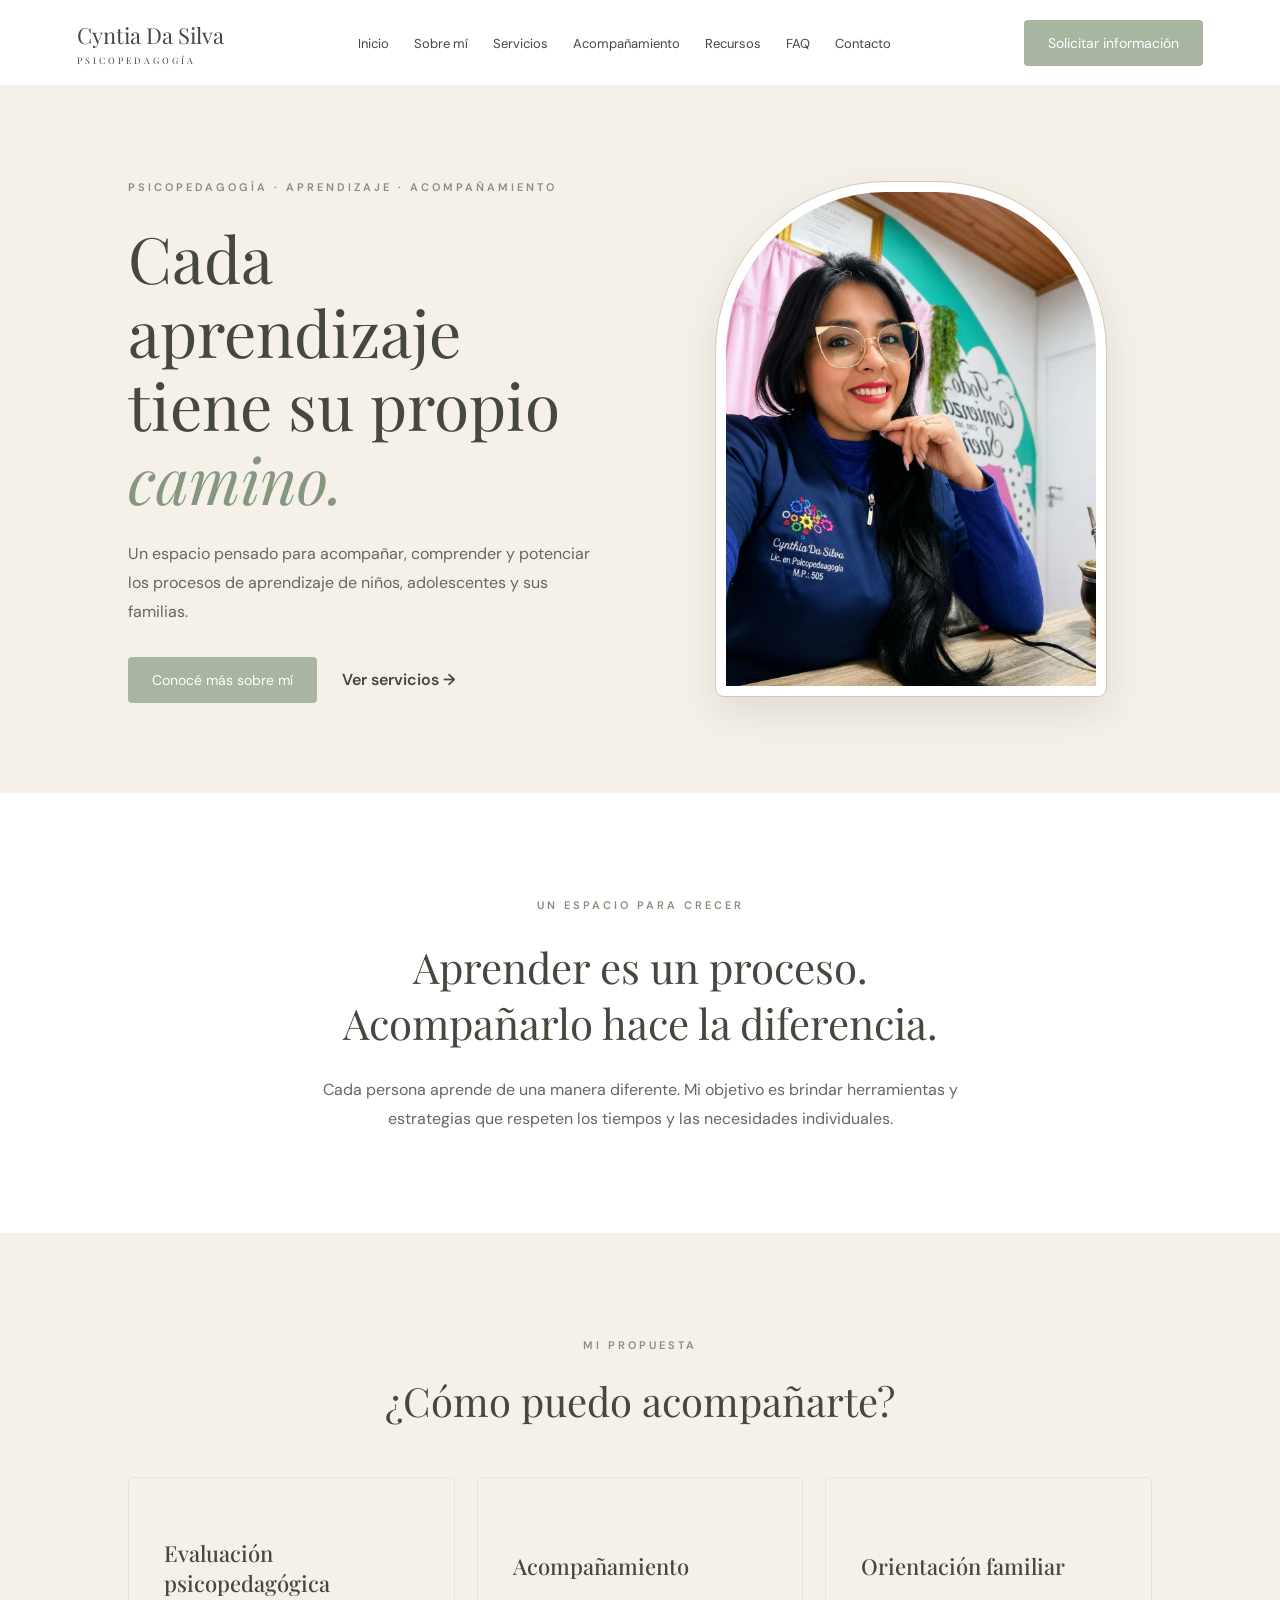
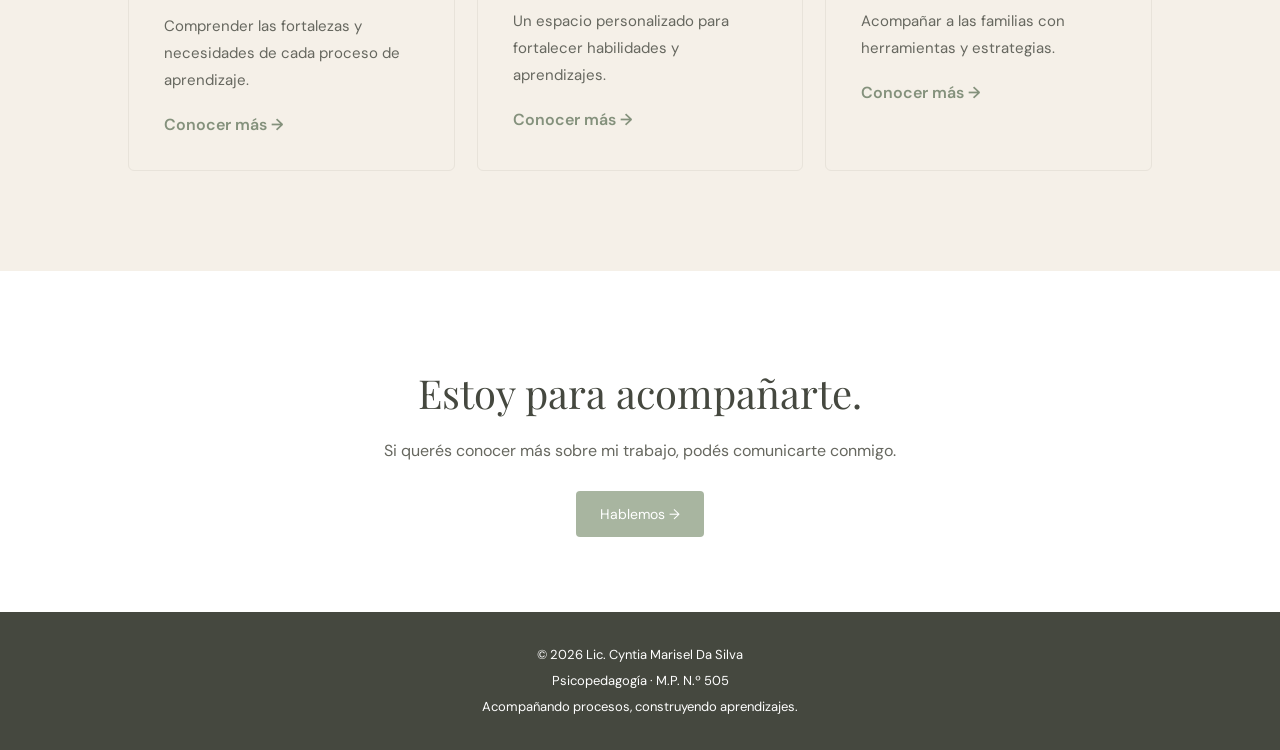
<file: index.html>
<!DOCTYPE html>
<html lang="es">

<head>
    <meta charset="UTF-8">
    <meta name="viewport" content="width=device-width, initial-scale=1.0">

    <title>Inicio | Psicopedagogía</title>

    <meta name="description" content="Acompañamiento psicopedagógico para niños, adolescentes y familias.">

    <link rel="stylesheet" href="css/styles.css">

    <link rel="preconnect" href="https://fonts.googleapis.com">
    <link rel="preconnect" href="https://fonts.gstatic.com" crossorigin>

    <link href="https://fonts.googleapis.com/css2?family=DM+Sans:wght@400;500;600;700&family=Playfair+Display:wght@400;500;600&display=swap" rel="stylesheet">
</head>

<body>

 <!-- ENCABEZADO -->
<header class="site-header">

    <a href="index.html" class="logo">
        Cyntia Da Silva
        <span>PSICOPEDAGOGÍA</span>
    </a>

    <nav class="site-nav">

        <button class="menu-toggle" id="menu-toggle"
                aria-label="Abrir menú"
                aria-expanded="false">
            <span></span>
            <span></span>
            <span></span>
        </button>

        <ul class="nav-links" id="nav-links">
            <li><a href="index.html">Inicio</a></li>
            <li><a href="sobre-mi.html">Sobre mí</a></li>
            <li><a href="servicios.html">Servicios</a></li>
            <li><a href="acompanamiento.html">Acompañamiento</a></li>
            <li><a href="recursos.html">Recursos</a></li>
            <li><a href="preguntas.html">FAQ</a></li>
            <li><a href="contacto.html">Contacto</a></li>
        </ul>

    </nav>

    <a href="contacto.html" class="nav-button">
        Solicitar información
    </a>

</header>


    <!-- PRESENTACIÓN PRINCIPAL -->
    <main>

        <section class="hero">

            <div class="hero-content">

                <span class="eyebrow">
                    PSICOPEDAGOGÍA · APRENDIZAJE · ACOMPAÑAMIENTO
                </span>

                <h1>
                    Cada aprendizaje
                    tiene su propio
                    <span>camino.</span>
                </h1>

                <p>
                    Un espacio pensado para acompañar,
                    comprender y potenciar los procesos
                    de aprendizaje de niños, adolescentes
                    y sus familias.
                </p>

                <div class="hero-buttons">

                    <a href="sobre-mi.html" class="primary-button">
                        Conocé más sobre mí
                    </a>

                    <a href="servicios.html" class="secondary-button">
                        Ver servicios →
                    </a>

                </div>

            </div>


            <div class="hero-image">

                <img src="img/psicopedagoga.jpeg"
                     alt="Psicopedagoga">

            </div>

        </section>


        <!-- FRASE INSTITUCIONAL -->
        <section class="intro">

            <span class="eyebrow">UN ESPACIO PARA CRECER</span>

            <h2>
                Aprender es un proceso.
                <br>
                Acompañarlo hace la diferencia.
            </h2>

            <p>
                Cada persona aprende de una manera diferente.
                Mi objetivo es brindar herramientas y estrategias
                que respeten los tiempos y las necesidades
                individuales.
            </p>

        </section>


        <!-- ACCESOS A SERVICIOS -->
        <section class="home-services">

            <span class="eyebrow">MI PROPUESTA</span>

            <h2>¿Cómo puedo acompañarte?</h2>

            <div class="service-grid">

                <article class="service-card">
                    <h3>Evaluación psicopedagógica</h3>
                    <p>
                        Comprender las fortalezas y necesidades
                        de cada proceso de aprendizaje.
                    </p>
                    <a href="servicios.html">Conocer más →</a>
                </article>

                <article class="service-card">
                    <h3>Acompañamiento</h3>
                    <p>
                        Un espacio personalizado para fortalecer
                        habilidades y aprendizajes.
                    </p>
                    <a href="acompanamiento.html">Conocer más →</a>
                </article>

                <article class="service-card">
                    <h3>Orientación familiar</h3>
                    <p>
                        Acompañar a las familias con herramientas
                        y estrategias.
                    </p>
                    <a href="servicios.html">Conocer más →</a>
                </article>

            </div>

        </section>


        <!-- CONTACTO -->
        <section class="home-contact">

            <h2>Estoy para acompañarte.</h2>

            <p>
                Si querés conocer más sobre mi trabajo,
                podés comunicarte conmigo.
            </p>

            <a href="contacto.html" class="primary-button">
                Hablemos →
            </a>

        </section>

    </main>


    <!-- PIE DE PÁGINA -->
    <footer class="footer">

        <p>
            © 2026 Lic. Cyntia Marisel Da Silva
        </p>

        <p>
            Psicopedagogía · M.P. N.º 505
        </p>

        <p>
            Acompañando procesos, construyendo aprendizajes.
        </p>

    </footer>


    <script src="js/main.js"></script>

</body>
</html>
</file>
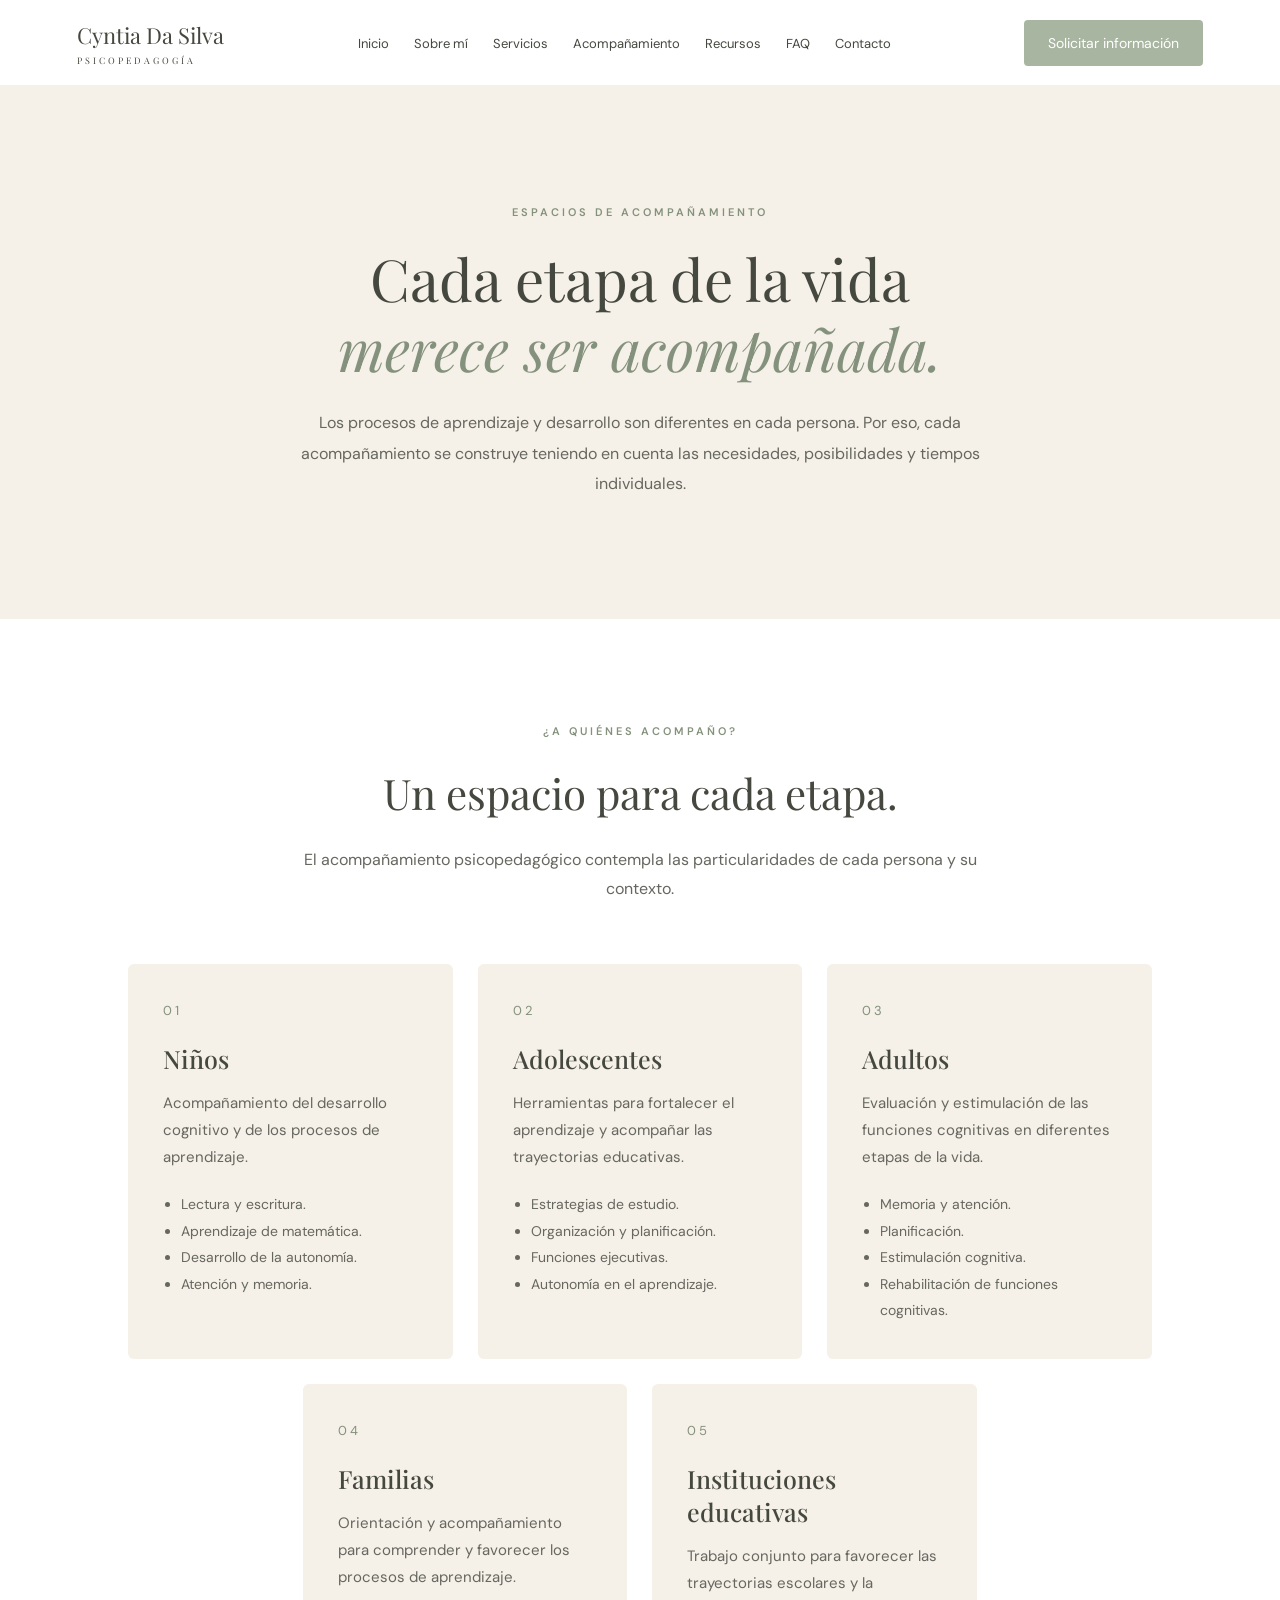
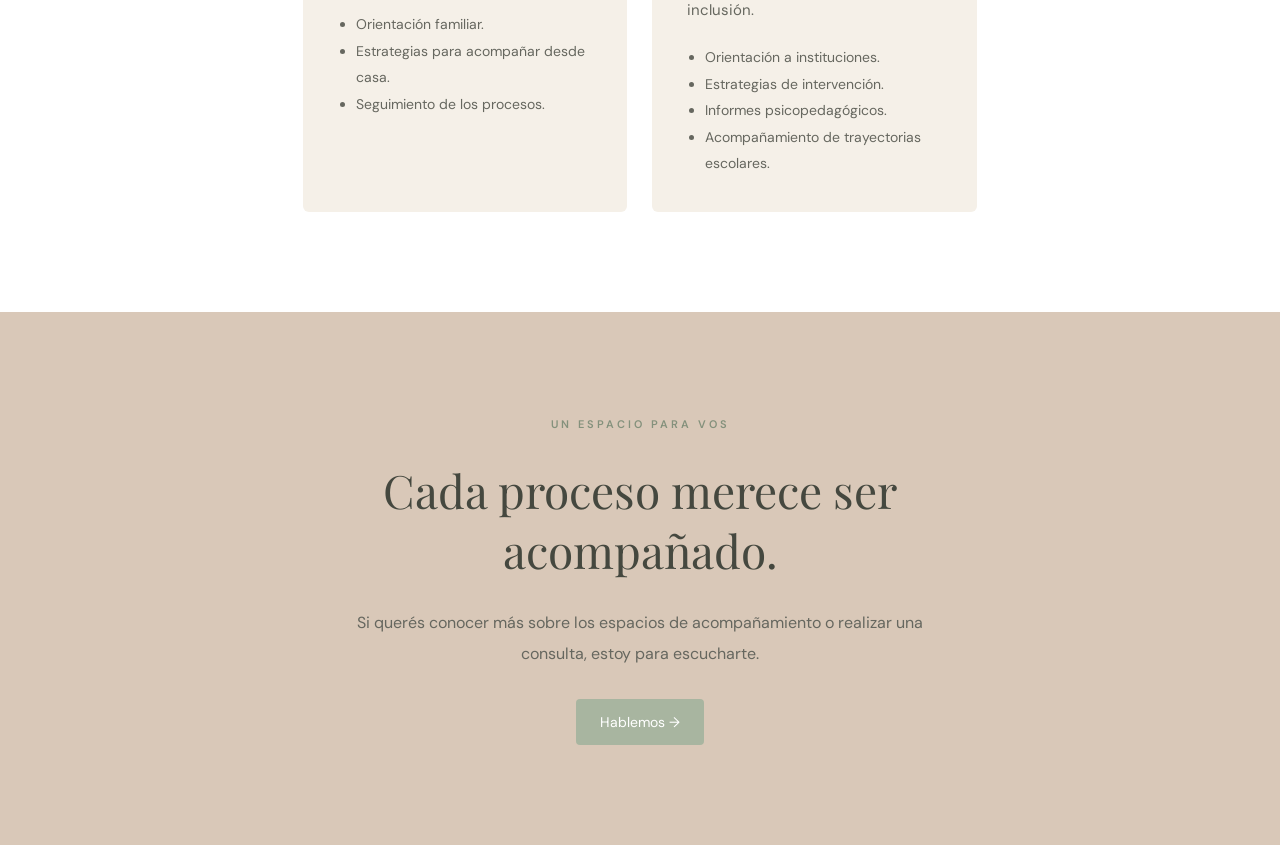
<file: acompanamiento.html>
<!DOCTYPE html>
<html lang="es">

<head>
    <meta charset="UTF-8">
    <meta name="viewport" content="width=device-width, initial-scale=1.0">

    <title>Acompañamiento | Lic. Cyntia Marisel Da Silva</title>

    <meta name="description" content="Espacios de acompañamiento psicopedagógico para niños, adolescentes, adultos, familias e instituciones educativas.">

    <link rel="stylesheet" href="css/styles.css">

    <link rel="preconnect" href="https://fonts.googleapis.com">
    <link rel="preconnect" href="https://fonts.gstatic.com" crossorigin>

    <link href="https://fonts.googleapis.com/css2?family=DM+Sans:wght@400;500;600;700&family=Playfair+Display:wght@400;500;600&display=swap" rel="stylesheet">

</head>

<body>

    <!-- NAVEGACIÓN -->

        <!-- ENCABEZADO -->
<header class="site-header">

    <a href="index.html" class="logo">
        Cyntia Da Silva
        <span>PSICOPEDAGOGÍA</span>
    </a>

    <nav class="site-nav">

        <button class="menu-toggle" id="menu-toggle"
                aria-label="Abrir menú"
                aria-expanded="false">
            <span></span>
            <span></span>
            <span></span>
        </button>

        <ul class="nav-links" id="nav-links">
            <li><a href="index.html">Inicio</a></li>
            <li><a href="sobre-mi.html">Sobre mí</a></li>
            <li><a href="servicios.html">Servicios</a></li>
            <li><a href="acompanamiento.html">Acompañamiento</a></li>
            <li><a href="recursos.html">Recursos</a></li>
            <li><a href="preguntas.html">FAQ</a></li>
            <li><a href="contacto.html">Contacto</a></li>
        </ul>

    </nav>

    <a href="contacto.html" class="nav-button">
        Solicitar información
    </a>

</header>


    <main>

        <!-- PRESENTACIÓN -->

        <section class="accompaniment-hero">

            <span class="eyebrow">
                ESPACIOS DE ACOMPAÑAMIENTO
            </span>

            <h1>
                Cada etapa de la vida
                <span>merece ser acompañada.</span>
            </h1>

            <p>
                Los procesos de aprendizaje y desarrollo
                son diferentes en cada persona. Por eso,
                cada acompañamiento se construye teniendo
                en cuenta las necesidades, posibilidades
                y tiempos individuales.
            </p>

        </section>


    <!-- ESPACIOS DE ACOMPAÑAMIENTO -->

    <section class="accompaniment-list">

        <div class="section-heading">
            <span class="eyebrow">¿A QUIÉNES ACOMPAÑO?</span>
            <h2>Un espacio para cada etapa.</h2>
            <p>
                El acompañamiento psicopedagógico contempla
                las particularidades de cada persona y su
                contexto.
            </p>
        </div>

        <div class="accompaniment-grid">

            <article class="accompaniment-card">
                <span class="accompaniment-number">01</span>
                <h3>Niños</h3>
                <p>
                    Acompañamiento del desarrollo cognitivo
                    y de los procesos de aprendizaje.
                </p>
                <ul>
                    <li>Lectura y escritura.</li>
                    <li>Aprendizaje de matemática.</li>
                    <li>Desarrollo de la autonomía.</li>
                    <li>Atención y memoria.</li>
                </ul>
            </article>

            <article class="accompaniment-card">
                <span class="accompaniment-number">02</span>
                <h3>Adolescentes</h3>
                <p>
                    Herramientas para fortalecer el aprendizaje
                    y acompañar las trayectorias educativas.
                </p>
                <ul>
                    <li>Estrategias de estudio.</li>
                    <li>Organización y planificación.</li>
                    <li>Funciones ejecutivas.</li>
                    <li>Autonomía en el aprendizaje.</li>
                </ul>
            </article>

            <article class="accompaniment-card">
                <span class="accompaniment-number">03</span>
                <h3>Adultos</h3>
                <p>
                    Evaluación y estimulación de las funciones
                    cognitivas en diferentes etapas de la vida.
                </p>
                <ul>
                    <li>Memoria y atención.</li>
                    <li>Planificación.</li>
                    <li>Estimulación cognitiva.</li>
                    <li>Rehabilitación de funciones cognitivas.</li>
                </ul>
            </article>

            <article class="accompaniment-card">
                <span class="accompaniment-number">04</span>
                <h3>Familias</h3>
                <p>
                    Orientación y acompañamiento para comprender
                    y favorecer los procesos de aprendizaje.
                </p>
                <ul>
                    <li>Orientación familiar.</li>
                    <li>Estrategias para acompañar desde casa.</li>
                    <li>Seguimiento de los procesos.</li>
                </ul>
            </article>

            <article class="accompaniment-card">
                <span class="accompaniment-number">05</span>
                <h3>Instituciones educativas</h3>
                <p>
                    Trabajo conjunto para favorecer las
                    trayectorias escolares y la inclusión.
                </p>
                <ul>
                    <li>Orientación a instituciones.</li>
                    <li>Estrategias de intervención.</li>
                    <li>Informes psicopedagógicos.</li>
                    <li>Acompañamiento de trayectorias escolares.</li>
                </ul>
            </article>

        </div>

    </section>


    <!-- CIERRE DE ACOMPAÑAMIENTO -->

    <section class="accompaniment-contact">

        <span class="eyebrow">
            UN ESPACIO PARA VOS
        </span>

        <h2>
            Cada proceso merece
            ser acompañado.
        </h2>

        <p>
            Si querés conocer más sobre los espacios de
            acompañamiento o realizar una consulta,
            estoy para escucharte.
        </p>

        <a href="contacto.html" class="primary-button">
            Hablemos →
        </a>

    </section>


    
    </main>


    <script src="js/main.js"></script>

</body>

</html>
</file>
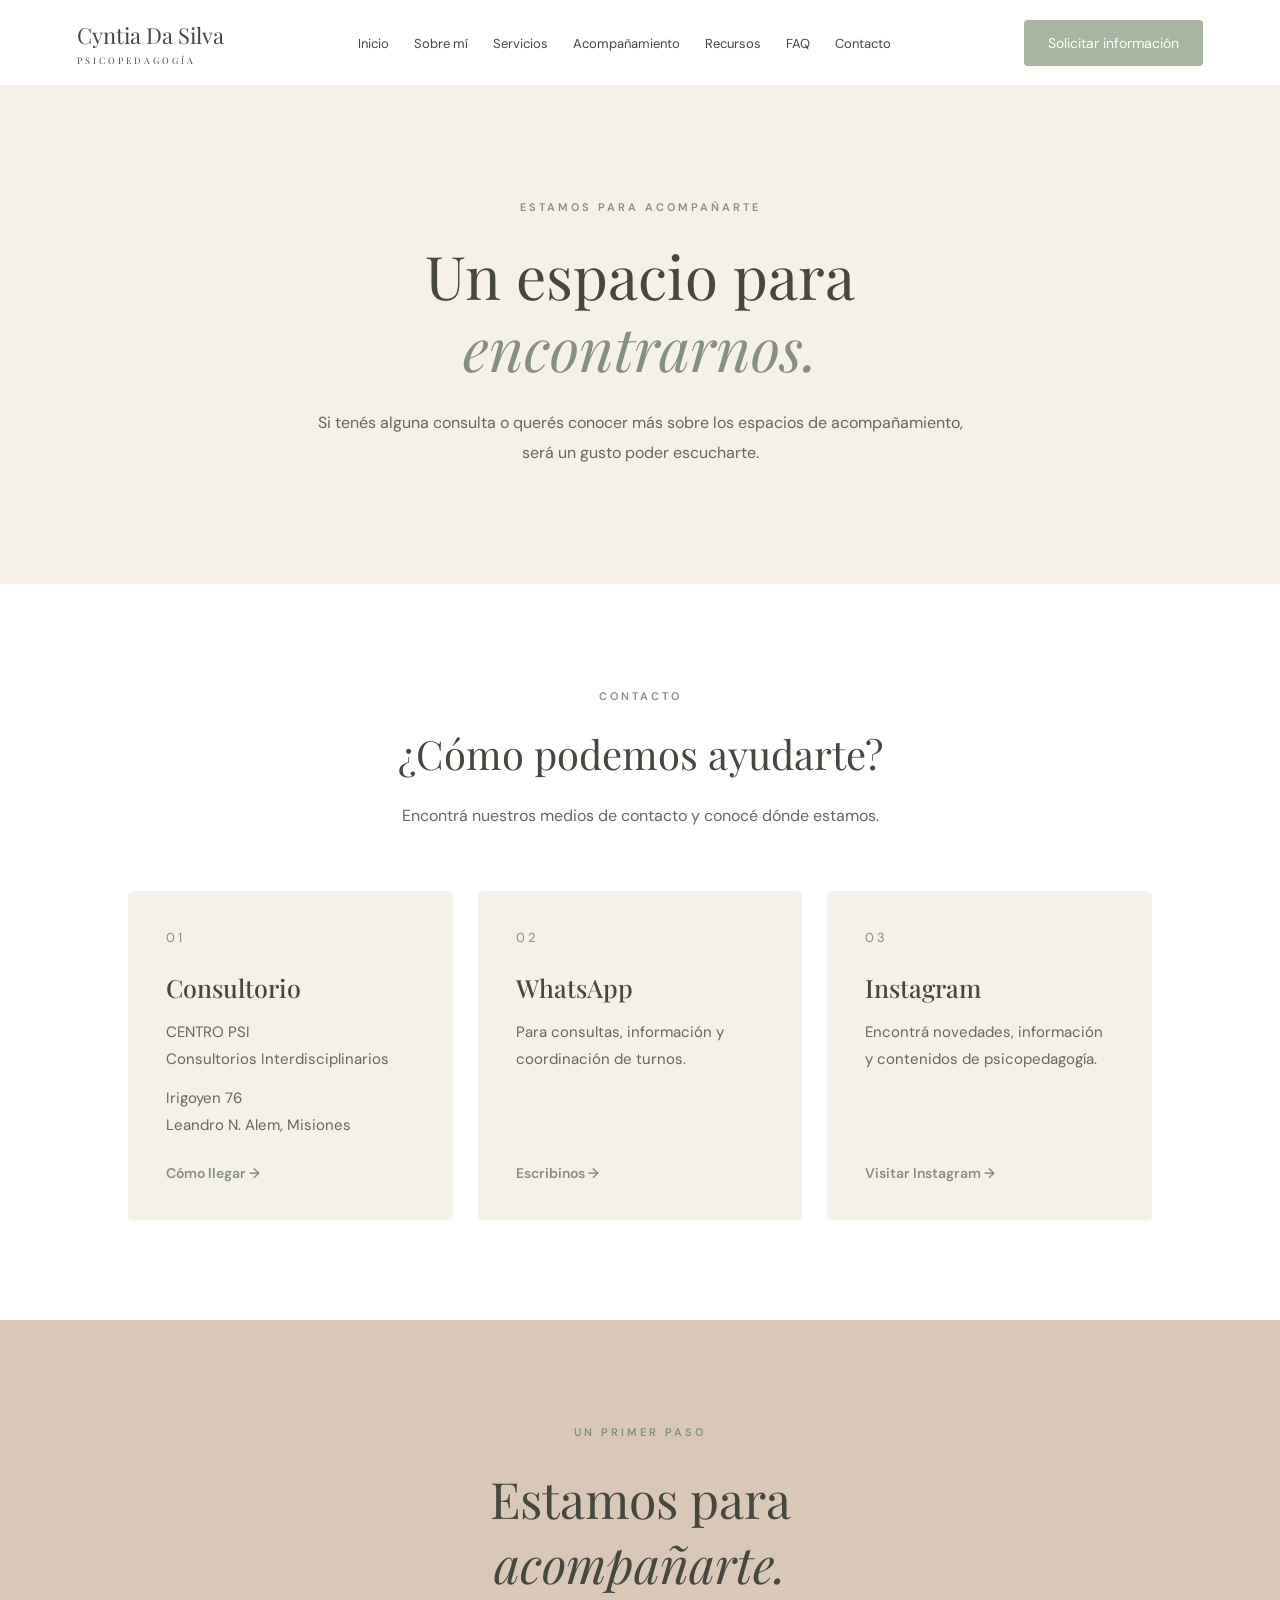
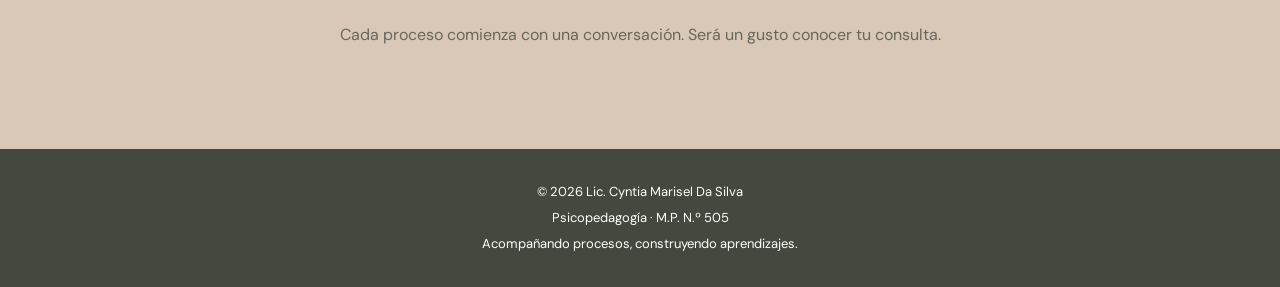
<file: contacto.html>
<!DOCTYPE html>
<html lang="es">

<head>
    <meta charset="UTF-8">
    <meta name="viewport" content="width=device-width, initial-scale=1.0">

    <title>Contacto | Lic. Cyntia Marisel Da Silva</title>

    <meta name="description" content="Contactá a la Lic. Cyntia Marisel Da Silva. Consultorio de Psicopedagogía en Leandro N. Alem, Misiones.">

    <link rel="stylesheet" href="css/styles.css">

    <link rel="preconnect" href="https://fonts.googleapis.com">
    <link rel="preconnect" href="https://fonts.gstatic.com" crossorigin>

    <link href="https://fonts.googleapis.com/css2?family=DM+Sans:wght@400;500;600;700&family=Playfair+Display:wght@400;500;600&display=swap" rel="stylesheet">
</head>

<body>

    <!-- NAVEGACIÓN -->

        <!-- ENCABEZADO -->
<header class="site-header">

    <a href="index.html" class="logo">
        Cyntia Da Silva
        <span>PSICOPEDAGOGÍA</span>
    </a>

    <nav class="site-nav">

        <button class="menu-toggle" id="menu-toggle"
                aria-label="Abrir menú"
                aria-expanded="false">
            <span></span>
            <span></span>
            <span></span>
        </button>

        <ul class="nav-links" id="nav-links">
            <li><a href="index.html">Inicio</a></li>
            <li><a href="sobre-mi.html">Sobre mí</a></li>
            <li><a href="servicios.html">Servicios</a></li>
            <li><a href="acompanamiento.html">Acompañamiento</a></li>
            <li><a href="recursos.html">Recursos</a></li>
            <li><a href="preguntas.html">FAQ</a></li>
            <li><a href="contacto.html">Contacto</a></li>
        </ul>

    </nav>

    <a href="contacto.html" class="nav-button">
        Solicitar información
    </a>

</header>


    <main>

        <!-- PRESENTACIÓN -->

        <section class="contact-hero">

            <span class="eyebrow">ESTAMOS PARA ACOMPAÑARTE</span>

            <h1>
                Un espacio para
                <span>encontrarnos.</span>
            </h1>

            <p>
                Si tenés alguna consulta o querés conocer
                más sobre los espacios de acompañamiento,
                será un gusto poder escucharte.
            </p>

        </section>


        <!-- INFORMACIÓN DE CONTACTO -->

        <section class="contact-information" id="contact-information">

            <div class="contact-heading">

                <span class="eyebrow">CONTACTO</span>

                <h2>¿Cómo podemos ayudarte?</h2>

                <p>
                    Encontrá nuestros medios de contacto
                    y conocé dónde estamos.
                </p>

            </div>


            <div class="contact-grid">

                <!-- UBICACIÓN -->

                <article class="contact-card">

                    <span class="contact-number">01</span>

                    <h3>Consultorio</h3>

                    <p>
                        CENTRO PSI<br>
                        Consultorios Interdisciplinarios
                    </p>

                    <p class="contact-detail">
                        Irigoyen 76<br>
                        Leandro N. Alem, Misiones
                    </p>

                    <a
                        href="https://maps.app.goo.gl/ySJ56UpEhQkfLhaN8"
                        target="_blank"
                        rel="noopener noreferrer">
                        Cómo llegar →
                    </a>

                </article>


                <!-- WHATSAPP -->

                <article class="contact-card">

                    <span class="contact-number">02</span>

                    <h3>WhatsApp</h3>

                    <p>
                        Para consultas, información
                        y coordinación de turnos.
                    </p>

                    <a
                        href="https://wa.me/5493754435077"
                        target="_blank"
                        rel="noopener noreferrer">
                        Escribinos →
                    </a>

                </article>


                <!-- INSTAGRAM -->

                <article class="contact-card">

                    <span class="contact-number">03</span>

                    <h3>Instagram</h3>

                    <p>
                        Encontrá novedades, información
                        y contenidos de psicopedagogía.
                    </p>

                    <a
                        href="https://www.instagram.com/psicopedagogadasilva/"
                        target="_blank"
                        rel="noopener noreferrer">
                        Visitar Instagram →
                    </a>

                </article>

            </div>

        </section>


        <!-- MENSAJE FINAL -->

        <section class="contact-closing">

            <span class="eyebrow">UN PRIMER PASO</span>

            <h2>
                Estamos para
                <span>acompañarte.</span>
            </h2>

            <p>
                Cada proceso comienza con una conversación.
                Será un gusto conocer tu consulta.
            </p>

        </section>

    </main>

<!-- PIE DE PÁGINA -->
    <footer class="footer">

        <p>
            © 2026 Lic. Cyntia Marisel Da Silva
        </p>

        <p>
            Psicopedagogía · M.P. N.º 505
        </p>

        <p>
            Acompañando procesos, construyendo aprendizajes.
        </p>

    </footer>


    <script src="js/main.js"></script>

</body>

</html>
</file>
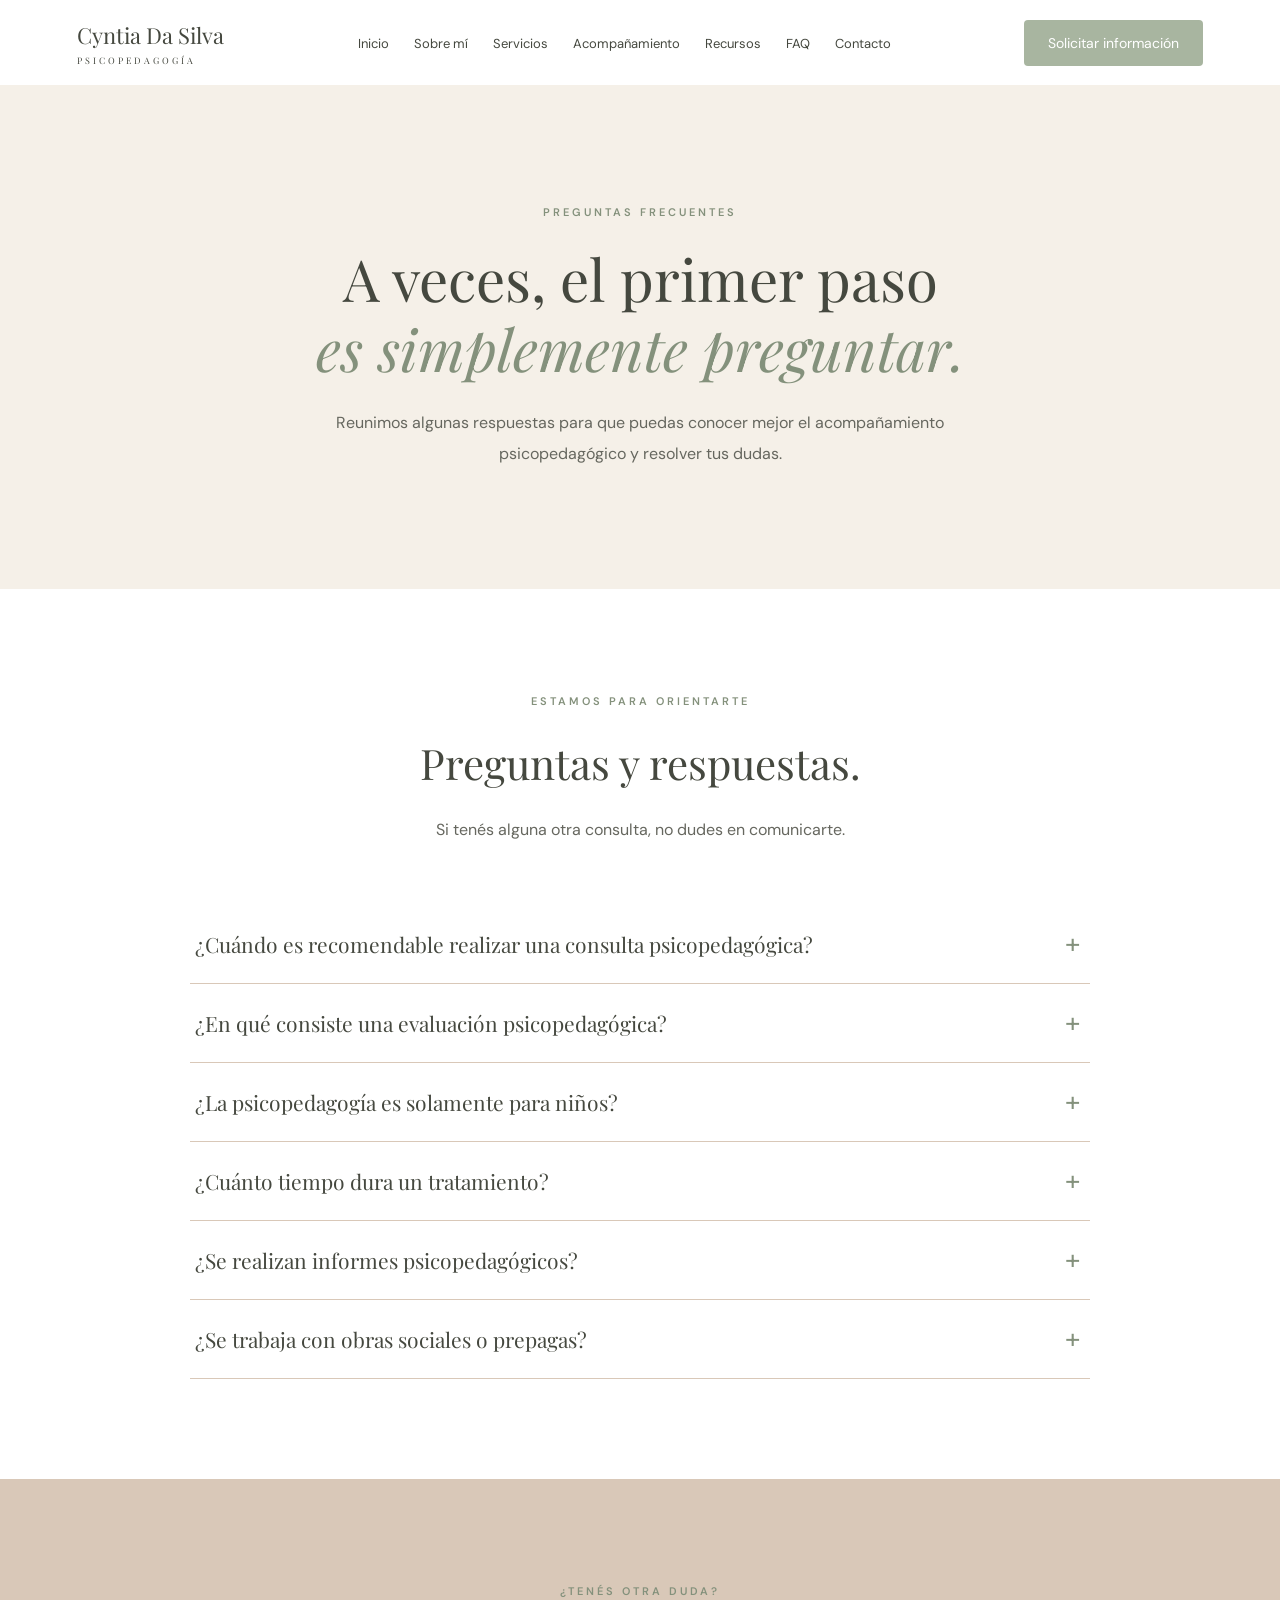
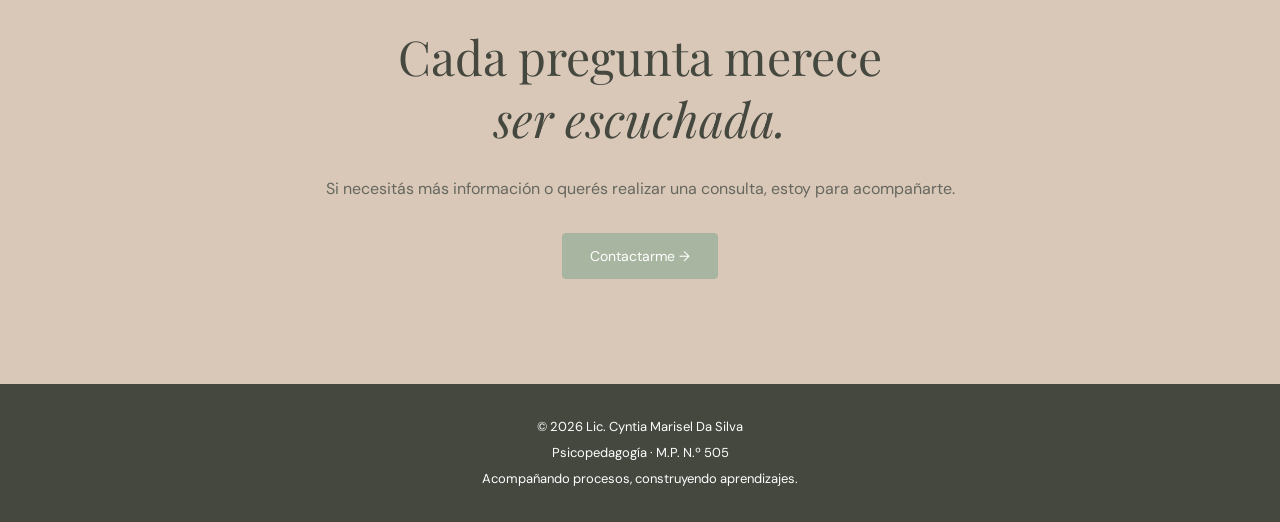
<file: preguntas.html>
<!DOCTYPE html>
<html lang="es">

<head>
    <meta charset="UTF-8">
    <meta name="viewport" content="width=device-width, initial-scale=1.0">

    <title>Preguntas frecuentes | Lic. Cyntia Marisel Da Silva</title>

    <meta name="description" content="Respuestas a preguntas frecuentes sobre consultas, evaluaciones y acompañamiento psicopedagógico.">

    <link rel="stylesheet" href="css/styles.css">

    <link rel="preconnect" href="https://fonts.googleapis.com">
    <link rel="preconnect" href="https://fonts.gstatic.com" crossorigin>

    <link href="https://fonts.googleapis.com/css2?family=DM+Sans:wght@400;500;600;700&family=Playfair+Display:wght@400;500;600&display=swap" rel="stylesheet">

</head>

<body>

    <!-- NAVEGACIÓN -->

        <!-- ENCABEZADO -->
<header class="site-header">

    <a href="index.html" class="logo">
        Cyntia Da Silva
        <span>PSICOPEDAGOGÍA</span>
    </a>

    <nav class="site-nav">

        <button class="menu-toggle" id="menu-toggle"
                aria-label="Abrir menú"
                aria-expanded="false">
            <span></span>
            <span></span>
            <span></span>
        </button>

        <ul class="nav-links" id="nav-links">
            <li><a href="index.html">Inicio</a></li>
            <li><a href="sobre-mi.html">Sobre mí</a></li>
            <li><a href="servicios.html">Servicios</a></li>
            <li><a href="acompanamiento.html">Acompañamiento</a></li>
            <li><a href="recursos.html">Recursos</a></li>
            <li><a href="preguntas.html">FAQ</a></li>
            <li><a href="contacto.html">Contacto</a></li>
        </ul>

    </nav>

    <a href="contacto.html" class="nav-button">
        Solicitar información
    </a>

</header>


    <main>

        <!-- PRESENTACIÓN -->

        <section class="faq-hero">

            <span class="eyebrow">PREGUNTAS FRECUENTES</span>

            <h1>
                A veces, el primer paso
                <span>es simplemente preguntar.</span>
            </h1>

            <p>
                Reunimos algunas respuestas para que puedas
                conocer mejor el acompañamiento psicopedagógico
                y resolver tus dudas.
            </p>

        </section>


        <!-- PREGUNTAS -->

        <section class="faq-section">

            <div class="section-heading">
                <span class="eyebrow">ESTAMOS PARA ORIENTARTE</span>
                <h2>Preguntas y respuestas.</h2>
                <p>
                    Si tenés alguna otra consulta, no dudes
                    en comunicarte.
                </p>
            </div>


            <div class="faq-container">

                <details class="faq-item">
                    <summary>
                        ¿Cuándo es recomendable realizar una consulta psicopedagógica?
                    </summary>
                    <p>
                        Cuando aparecen dificultades relacionadas
                        con el aprendizaje, la atención, la memoria,
                        la organización, la lectura, la escritura,
                        la matemática o el desarrollo cognitivo.
                    </p>
                </details>


                <details class="faq-item">
                    <summary>
                        ¿En qué consiste una evaluación psicopedagógica?
                    </summary>
                    <p>
                        Es un proceso que permite conocer cómo aprende
                        una persona, identificar sus fortalezas y
                        reconocer aquellas áreas en las que puede
                        necesitar acompañamiento.
                    </p>
                </details>


                <details class="faq-item">
                    <summary>
                        ¿La psicopedagogía es solamente para niños?
                    </summary>
                    <p>
                        No. El acompañamiento psicopedagógico también
                        está dirigido a adolescentes y adultos,
                        considerando las necesidades y características
                        de cada etapa de la vida.
                    </p>
                </details>


                <details class="faq-item">
                    <summary>
                        ¿Cuánto tiempo dura un tratamiento?
                    </summary>
                    <p>
                        La duración depende de las necesidades,
                        los objetivos y la evolución de cada persona.
                        Cada proceso es diferente y se construye
                        de manera individualizada.
                    </p>
                </details>


                <details class="faq-item">
                    <summary>
                        ¿Se realizan informes psicopedagógicos?
                    </summary>
                    <p>
                        Sí. Se realizan informes psicopedagógicos
                        como parte de los servicios profesionales,
                        de acuerdo con las necesidades de cada caso.
                    </p>
                </details>


                <details class="faq-item">
                    <summary>
                        ¿Se trabaja con obras sociales o prepagas?
                    </summary>
                    <p>
                        Para conocer las opciones de cobertura
                        disponibles, te recomendamos comunicarte
                        directamente y realizar tu consulta.
                    </p>
                </details>

            </div>

        </section>


        <!-- CIERRE -->

        <section class="faq-contact">

            <span class="eyebrow">¿TENÉS OTRA DUDA?</span>

            <h2>
                Cada pregunta merece
                <span>ser escuchada.</span>
            </h2>

            <p>
                Si necesitás más información o querés realizar
                una consulta, estoy para acompañarte.
            </p>

            <a href="contacto.html" class="btn-primary">
                Contactarme →
            </a>

        </section>

    </main>


    <!-- PIE DE PÁGINA -->
    <footer class="footer">

        <p>
            © 2026 Lic. Cyntia Marisel Da Silva
        </p>

        <p>
            Psicopedagogía · M.P. N.º 505
        </p>

        <p>
            Acompañando procesos, construyendo aprendizajes.
        </p>

    </footer>


    <script src="js/main.js"></script>

</body>

</html>
</file>
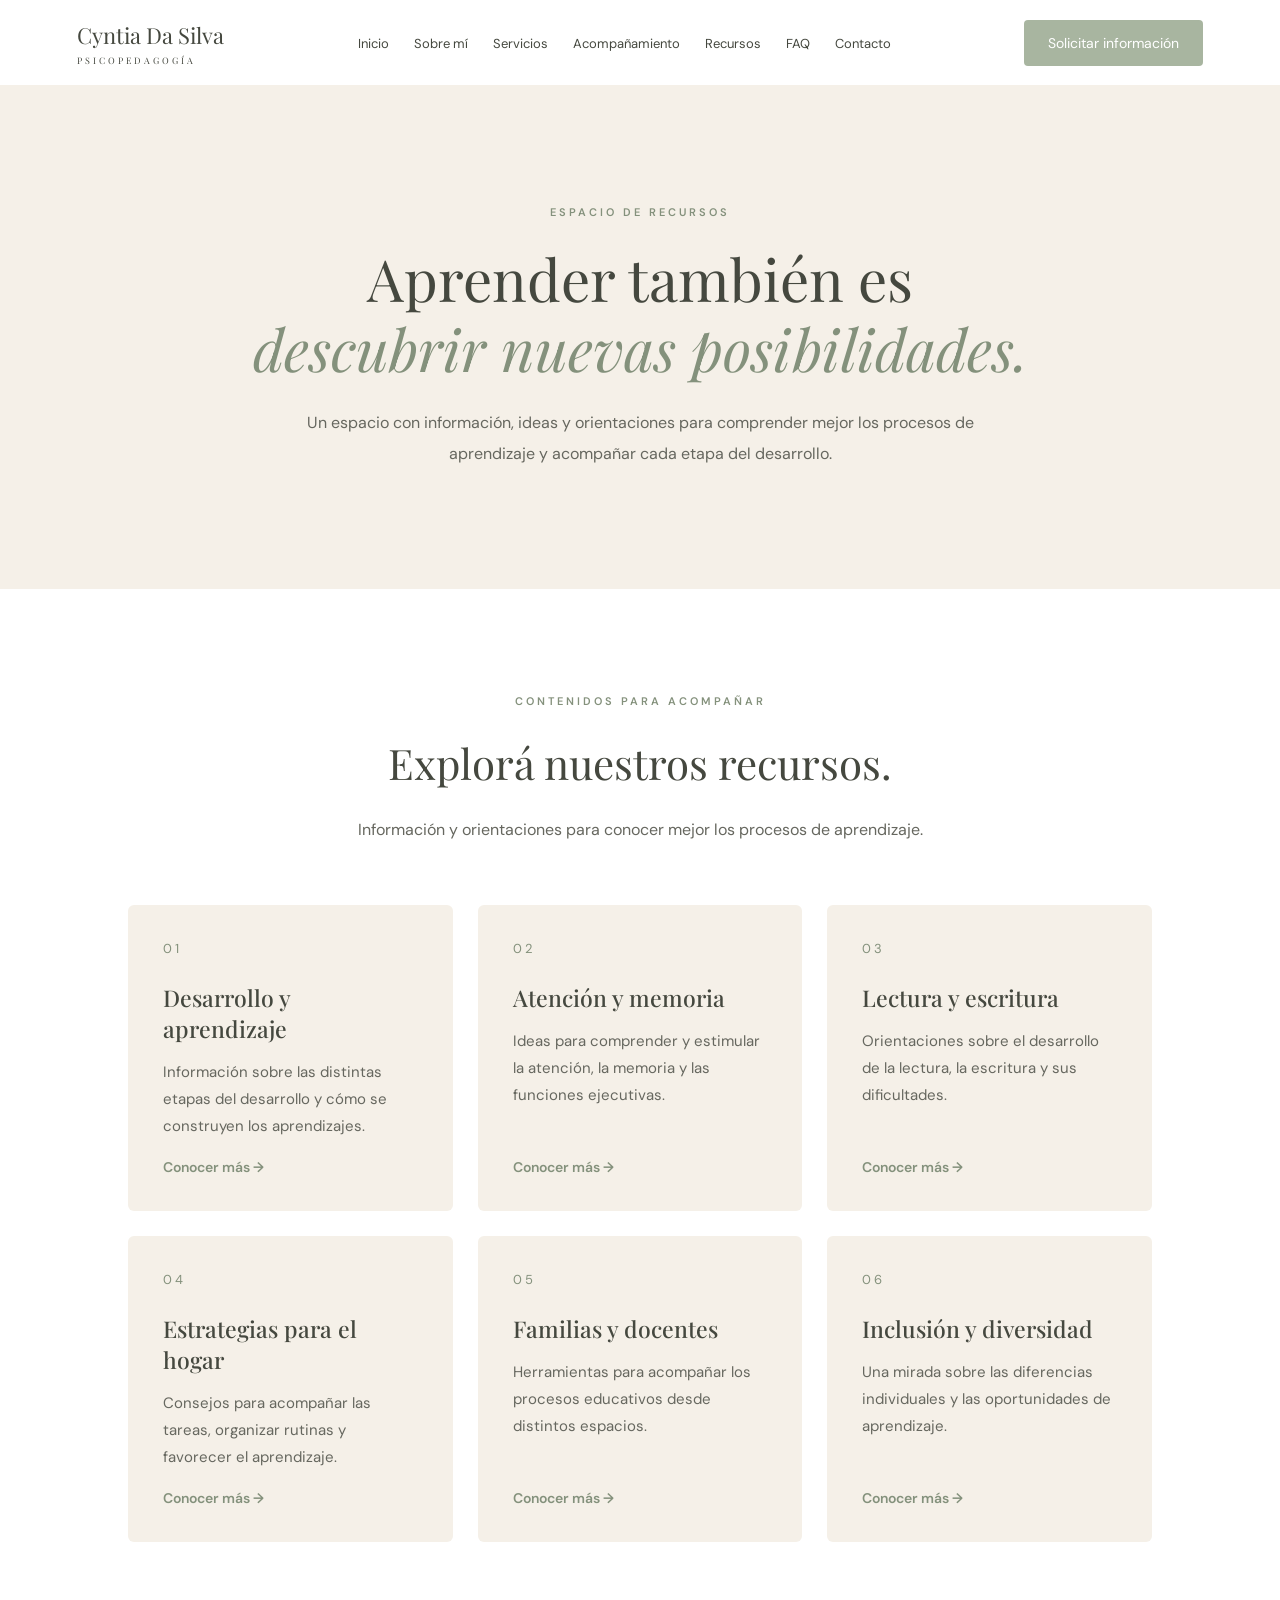
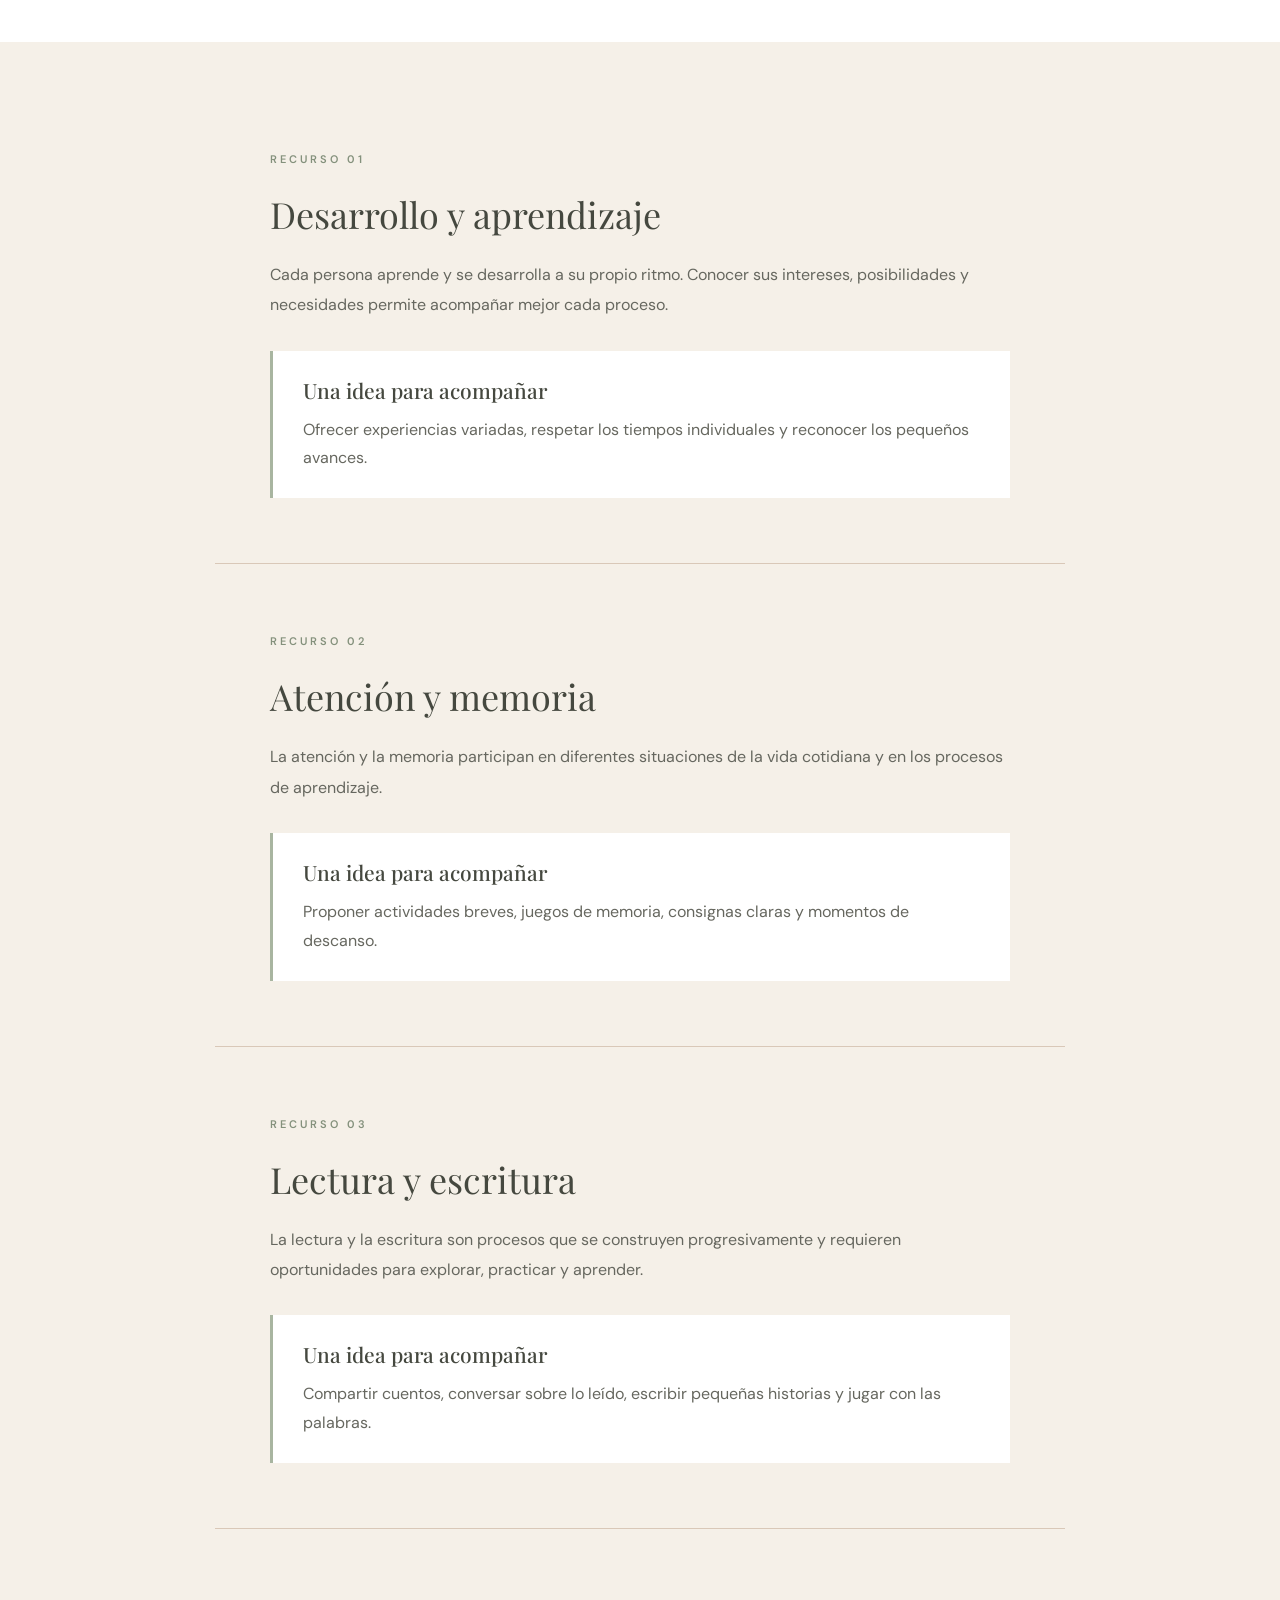
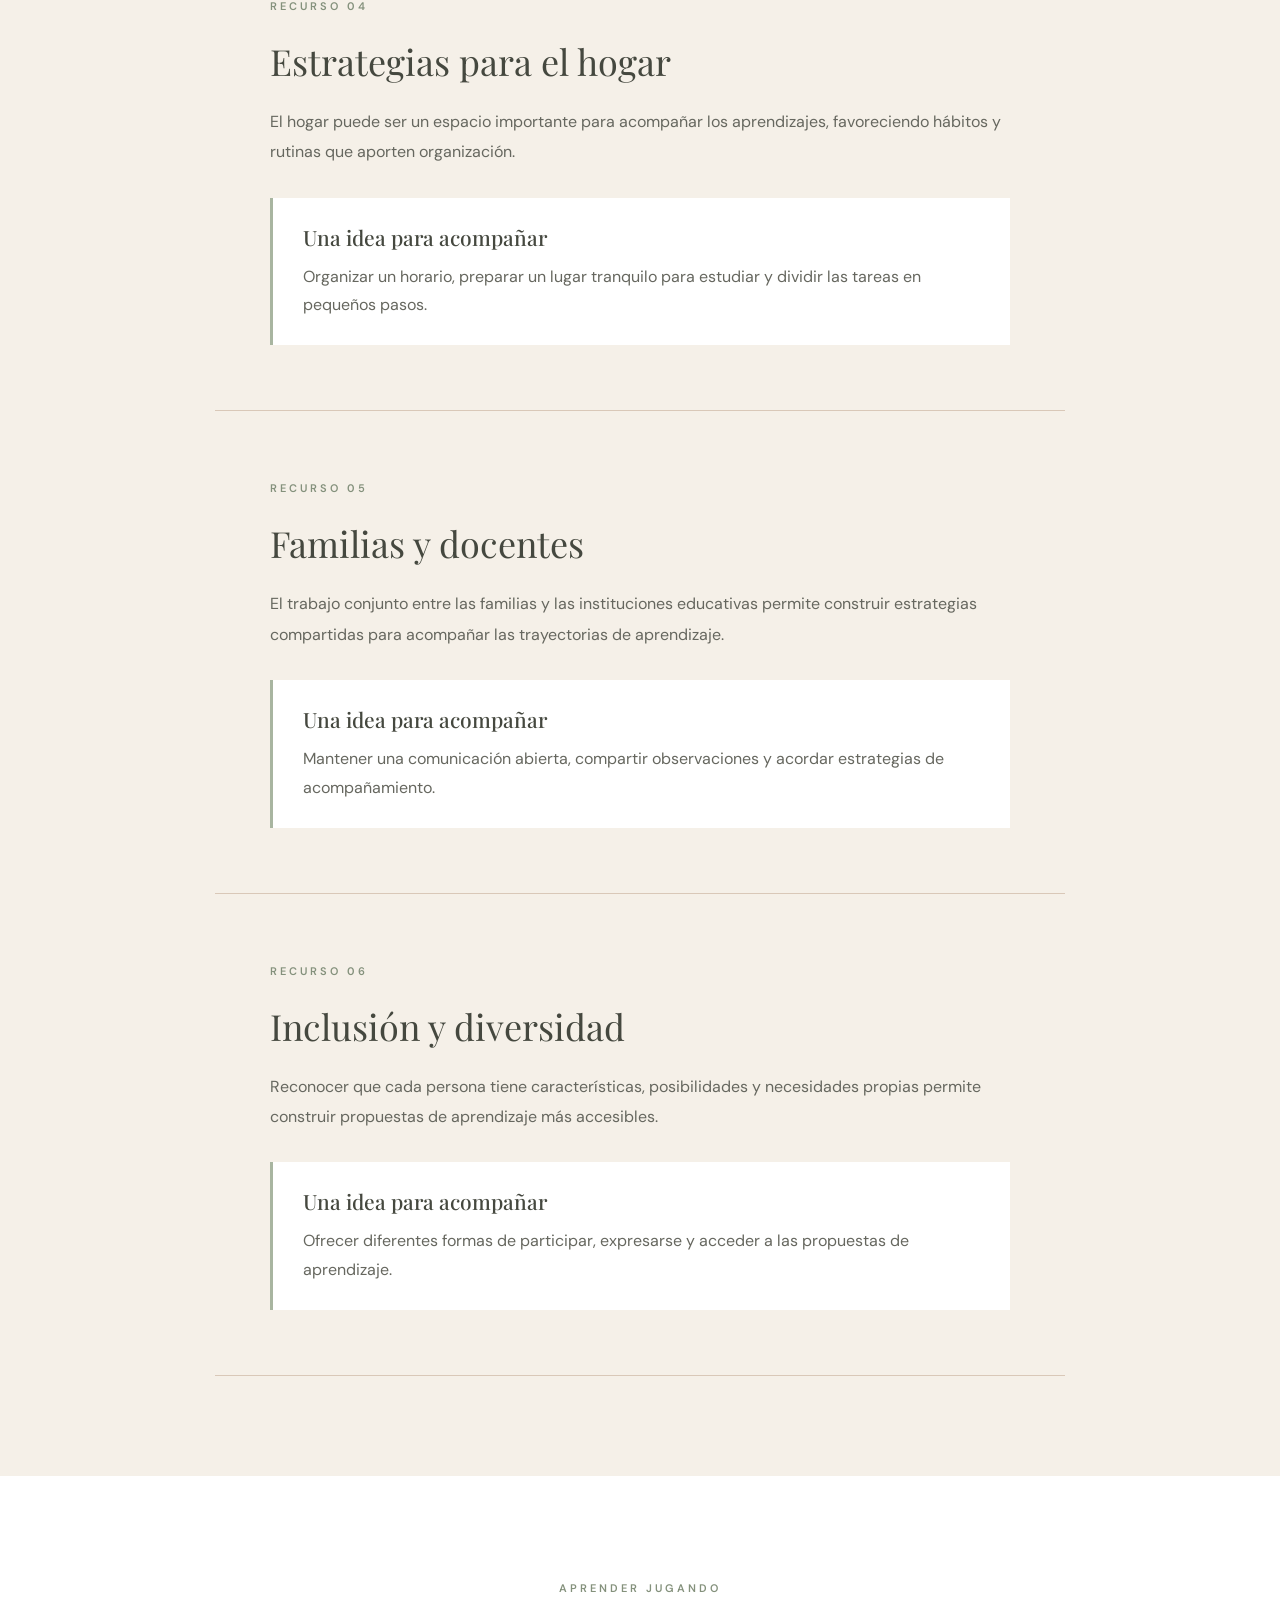
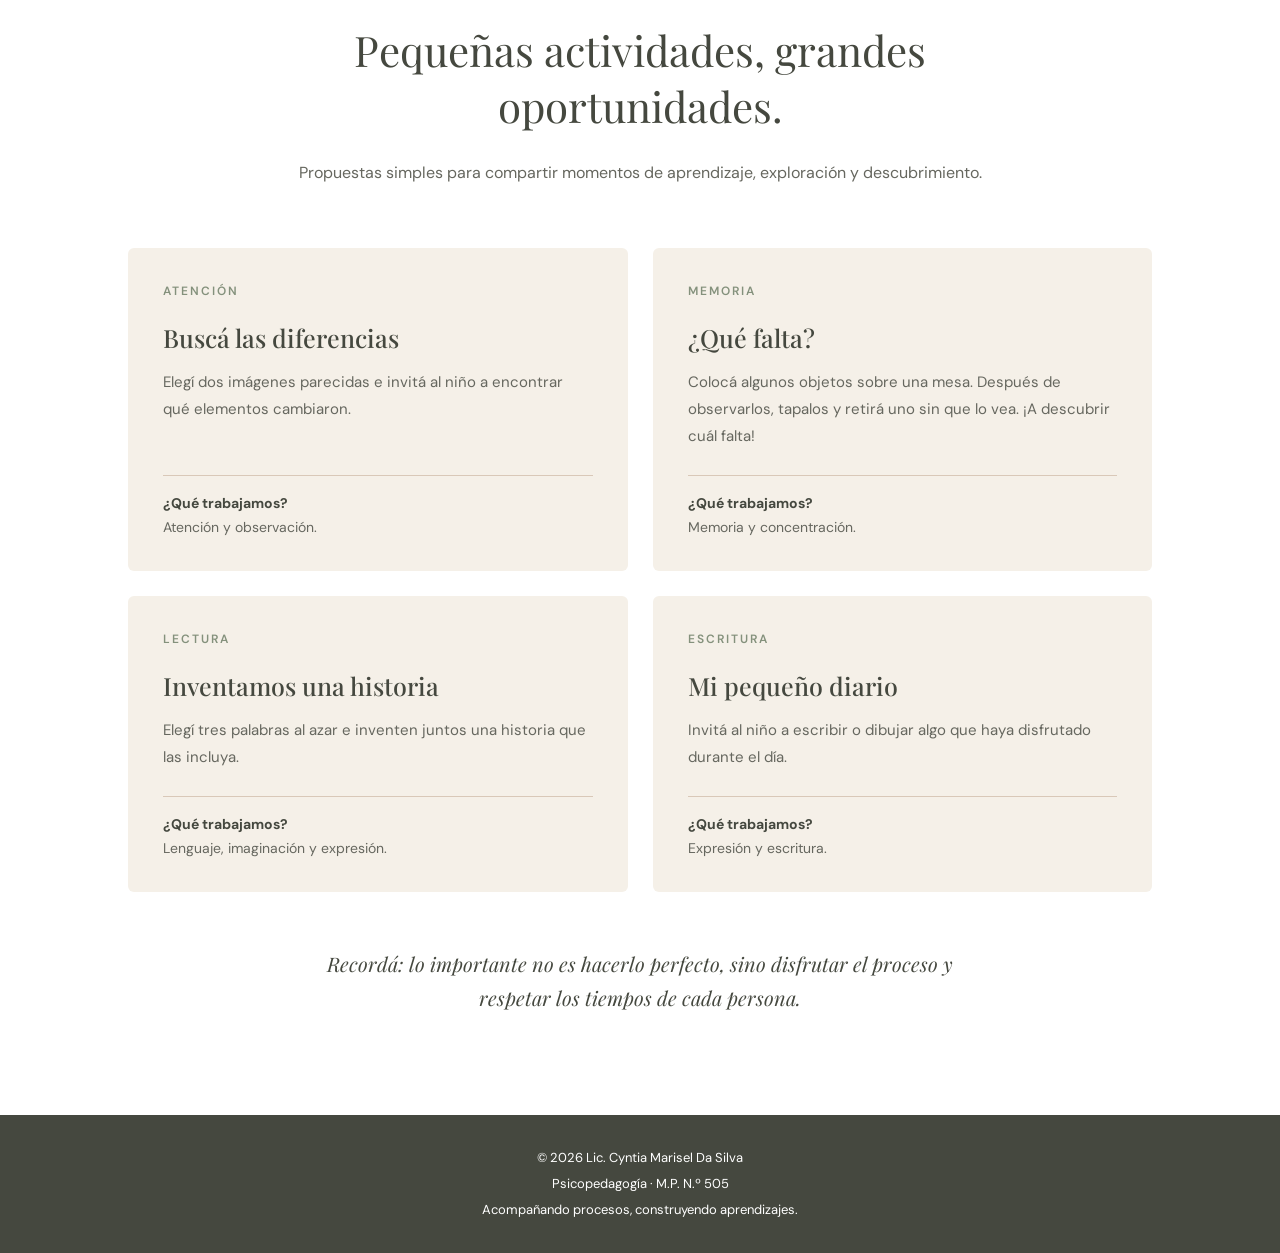
<file: recursos.html>
<!DOCTYPE html>
<html lang="es">

<head>
    <meta charset="UTF-8">
    <meta name="viewport" content="width=device-width, initial-scale=1.0">

    <title>Recursos | Lic. Cyntia Marisel Da Silva</title>

    <meta name="description" content="Recursos y orientaciones sobre aprendizaje, desarrollo, atención y funciones cognitivas.">

    <link rel="stylesheet" href="css/styles.css">

    <link rel="preconnect" href="https://fonts.googleapis.com">
    <link rel="preconnect" href="https://fonts.gstatic.com" crossorigin>

    <link href="https://fonts.googleapis.com/css2?family=DM+Sans:wght@400;500;600;700&family=Playfair+Display:wght@400;500;600&display=swap" rel="stylesheet">

</head>

<body>

    <!-- NAVEGACIÓN -->

        <!-- ENCABEZADO -->
<header class="site-header">

    <a href="index.html" class="logo">
        Cyntia Da Silva
        <span>PSICOPEDAGOGÍA</span>
    </a>

    <nav class="site-nav">

        <button class="menu-toggle" id="menu-toggle"
                aria-label="Abrir menú"
                aria-expanded="false">
            <span></span>
            <span></span>
            <span></span>
        </button>

        <ul class="nav-links" id="nav-links">
            <li><a href="index.html">Inicio</a></li>
            <li><a href="sobre-mi.html">Sobre mí</a></li>
            <li><a href="servicios.html">Servicios</a></li>
            <li><a href="acompanamiento.html">Acompañamiento</a></li>
            <li><a href="recursos.html">Recursos</a></li>
            <li><a href="preguntas.html">FAQ</a></li>
            <li><a href="contacto.html">Contacto</a></li>
        </ul>

    </nav>

    <a href="contacto.html" class="nav-button">
        Solicitar información
    </a>

</header>


    <main>

        <!-- PRESENTACIÓN -->

        <section class="resources-hero">

            <span class="eyebrow">
                ESPACIO DE RECURSOS
            </span>

            <h1>
                Aprender también es
                <span>descubrir nuevas posibilidades.</span>
            </h1>

            <p>
                Un espacio con información, ideas y
                orientaciones para comprender mejor
                los procesos de aprendizaje y acompañar
                cada etapa del desarrollo.
            </p>

        </section>

 
<!-- CATEGORÍAS DE RECURSOS -->

    <section class="resources-list">

        <div class="section-heading">
            <span class="eyebrow">CONTENIDOS PARA ACOMPAÑAR</span>

            <h2>Explorá nuestros recursos.</h2>

            <p>
                Información y orientaciones para conocer
                mejor los procesos de aprendizaje.
            </p>
        </div>

        <div class="resources-grid">

            <article class="resource-card">
                <span>01</span>
                <h3>Desarrollo y aprendizaje</h3>
                <p>
                    Información sobre las distintas etapas
                    del desarrollo y cómo se construyen
                    los aprendizajes.
                </p>
                <a href="#desarrollo">Conocer más →</a>
            </article>

            <article class="resource-card">
                <span>02</span>
                <h3>Atención y memoria</h3>
                <p>
                    Ideas para comprender y estimular
                    la atención, la memoria y las funciones
                    ejecutivas.
                </p>
                <a href="#cognicion">Conocer más →</a>
            </article>

            <article class="resource-card">
                <span>03</span>
                <h3>Lectura y escritura</h3>
                <p>
                    Orientaciones sobre el desarrollo
                    de la lectura, la escritura y sus
                    dificultades.
                </p>
                <a href="#lectoescritura">Conocer más →</a>
            </article>

            <article class="resource-card">
                <span>04</span>
                <h3>Estrategias para el hogar</h3>
                <p>
                    Consejos para acompañar las tareas,
                    organizar rutinas y favorecer
                    el aprendizaje.
                </p>
                <a href="#hogar">Conocer más →</a>
            </article>

            <article class="resource-card">
                <span>05</span>
                <h3>Familias y docentes</h3>
                <p>
                    Herramientas para acompañar
                    los procesos educativos desde
                    distintos espacios.
                </p>
                <a href="#familias">Conocer más →</a>
            </article>

            <article class="resource-card">
                <span>06</span>
                <h3>Inclusión y diversidad</h3>
                <p>
                    Una mirada sobre las diferencias
                    individuales y las oportunidades
                    de aprendizaje.
                </p>
                <a href="#inclusion">Conocer más →</a>
            </article>

        </div>

    </section>


    <!-- CONTENIDO DE LOS RECURSOS -->

    <section class="resource-details">

        <!-- DESARROLLO Y APRENDIZAJE -->
        <article class="resource-detail" id="desarrollo">
            <span class="eyebrow">RECURSO 01</span>
            <h2>Desarrollo y aprendizaje</h2>
            <p>
                Cada persona aprende y se desarrolla a su propio ritmo.
                Conocer sus intereses, posibilidades y necesidades
                permite acompañar mejor cada proceso.
            </p>
            <div class="resource-tip">
                <h3>Una idea para acompañar</h3>
                <p>
                    Ofrecer experiencias variadas, respetar los tiempos
                    individuales y reconocer los pequeños avances.
                </p>
            </div>
        </article>

        <!-- ATENCIÓN Y MEMORIA -->
        <article class="resource-detail" id="cognicion">
            <span class="eyebrow">RECURSO 02</span>
            <h2>Atención y memoria</h2>
            <p>
                La atención y la memoria participan en diferentes
                situaciones de la vida cotidiana y en los procesos
                de aprendizaje.
            </p>
            <div class="resource-tip">
                <h3>Una idea para acompañar</h3>
                <p>
                    Proponer actividades breves, juegos de memoria,
                    consignas claras y momentos de descanso.
                </p>
            </div>
        </article>

        <!-- LECTURA Y ESCRITURA -->
        <article class="resource-detail" id="lectoescritura">
            <span class="eyebrow">RECURSO 03</span>
            <h2>Lectura y escritura</h2>
            <p>
                La lectura y la escritura son procesos que se
                construyen progresivamente y requieren oportunidades
                para explorar, practicar y aprender.
            </p>
            <div class="resource-tip">
                <h3>Una idea para acompañar</h3>
                <p>
                    Compartir cuentos, conversar sobre lo leído,
                    escribir pequeñas historias y jugar con las palabras.
                </p>
            </div>
        </article>

        <!-- ESTRATEGIAS PARA EL HOGAR -->
        <article class="resource-detail" id="hogar">
            <span class="eyebrow">RECURSO 04</span>
            <h2>Estrategias para el hogar</h2>
            <p>
                El hogar puede ser un espacio importante para
                acompañar los aprendizajes, favoreciendo hábitos
                y rutinas que aporten organización.
            </p>
            <div class="resource-tip">
                <h3>Una idea para acompañar</h3>
                <p>
                    Organizar un horario, preparar un lugar tranquilo
                    para estudiar y dividir las tareas en pequeños pasos.
                </p>
            </div>
        </article>

        <!-- FAMILIAS Y DOCENTES -->
        <article class="resource-detail" id="familias">
            <span class="eyebrow">RECURSO 05</span>
            <h2>Familias y docentes</h2>
            <p>
                El trabajo conjunto entre las familias y las
                instituciones educativas permite construir
                estrategias compartidas para acompañar
                las trayectorias de aprendizaje.
            </p>
            <div class="resource-tip">
                <h3>Una idea para acompañar</h3>
                <p>
                    Mantener una comunicación abierta, compartir
                    observaciones y acordar estrategias de acompañamiento.
                </p>
            </div>
        </article>

        <!-- INCLUSIÓN Y DIVERSIDAD -->
        <article class="resource-detail" id="inclusion">
            <span class="eyebrow">RECURSO 06</span>
            <h2>Inclusión y diversidad</h2>
            <p>
                Reconocer que cada persona tiene características,
                posibilidades y necesidades propias permite
                construir propuestas de aprendizaje más accesibles.
            </p>
            <div class="resource-tip">
                <h3>Una idea para acompañar</h3>
                <p>
                    Ofrecer diferentes formas de participar,
                    expresarse y acceder a las propuestas de aprendizaje.
                </p>
            </div>
        </article>

    </section>


<!-- ACTIVIDADES PRÁCTICAS -->

    <section class="home-activities">

        <div class="section-heading">

            <span class="eyebrow">APRENDER JUGANDO</span>

            <h2>
                Pequeñas actividades,
                grandes oportunidades.
            </h2>

            <p>
                Propuestas simples para compartir momentos
                de aprendizaje, exploración y descubrimiento.
            </p>

        </div>

        <div class="activities-grid">

            <article class="activity-card">

                <span class="activity-category">ATENCIÓN</span>

                <h3>Buscá las diferencias</h3>

                <p>
                    Elegí dos imágenes parecidas e invitá al niño
                    a encontrar qué elementos cambiaron.
                </p>

                <div class="activity-info">
                    <strong>¿Qué trabajamos?</strong>
                    <span>Atención y observación.</span>
                </div>

            </article>


            <article class="activity-card">

                <span class="activity-category">MEMORIA</span>

                <h3>¿Qué falta?</h3>

                <p>
                    Colocá algunos objetos sobre una mesa.
                    Después de observarlos, tapalos y retirá
                    uno sin que lo vea. ¡A descubrir cuál falta!
                </p>

                <div class="activity-info">
                    <strong>¿Qué trabajamos?</strong>
                    <span>Memoria y concentración.</span>
                </div>

            </article>


            <article class="activity-card">

                <span class="activity-category">LECTURA</span>

                <h3>Inventamos una historia</h3>

                <p>
                    Elegí tres palabras al azar e inventen
                    juntos una historia que las incluya.
                </p>

                <div class="activity-info">
                    <strong>¿Qué trabajamos?</strong>
                    <span>Lenguaje, imaginación y expresión.</span>
                </div>

            </article>


            <article class="activity-card">

                <span class="activity-category">ESCRITURA</span>

                <h3>Mi pequeño diario</h3>

                <p>
                    Invitá al niño a escribir o dibujar
                    algo que haya disfrutado durante el día.
                </p>

                <div class="activity-info">
                    <strong>¿Qué trabajamos?</strong>
                    <span>Expresión y escritura.</span>
                </div>

            </article>


        </div>

        <p class="activities-note">
            Recordá: lo importante no es hacerlo perfecto,
            sino disfrutar el proceso y respetar los tiempos
            de cada persona.
        </p>

    </section>

<!-- PIE DE PÁGINA -->
    <footer class="footer">

        <p>
            © 2026 Lic. Cyntia Marisel Da Silva
        </p>

        <p>
            Psicopedagogía · M.P. N.º 505
        </p>

        <p>
            Acompañando procesos, construyendo aprendizajes.
        </p>

    </footer>
    
    </main>


    <script src="js/main.js"></script>

</body>

</html>
</file>
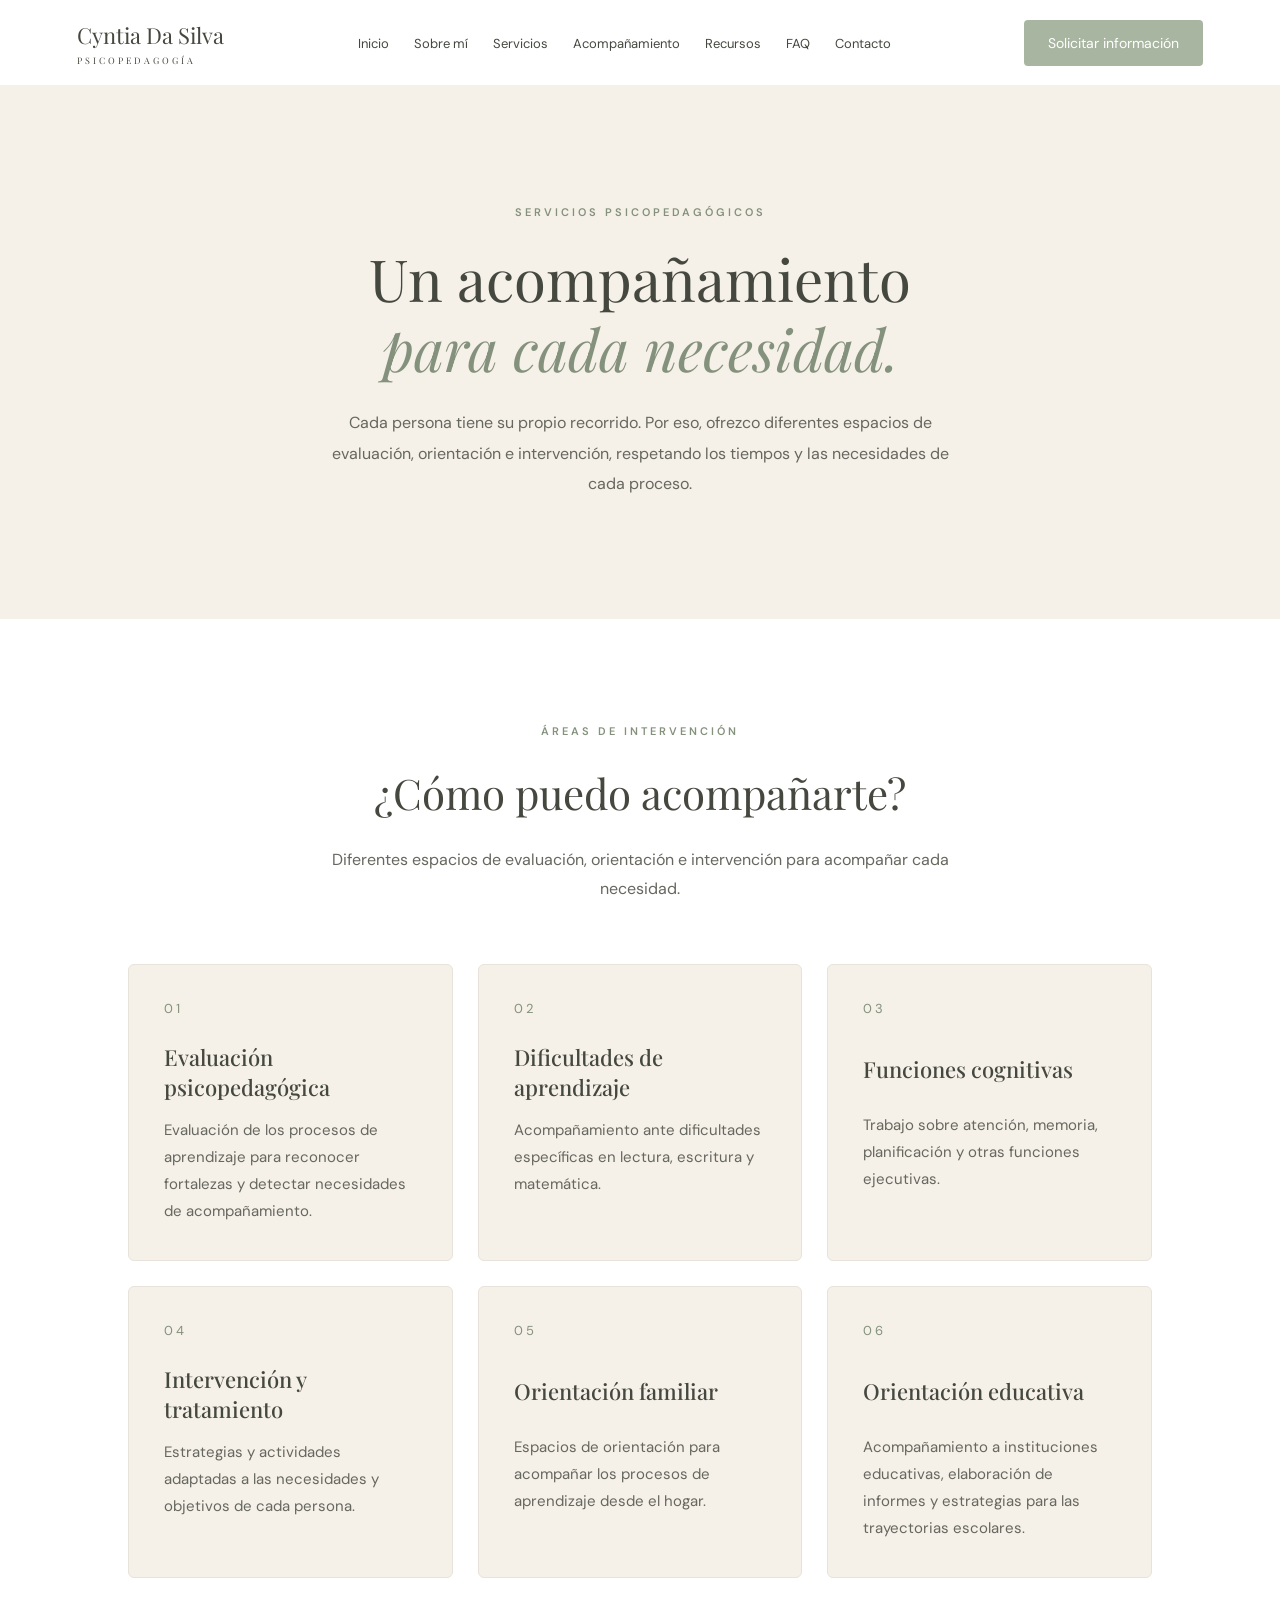
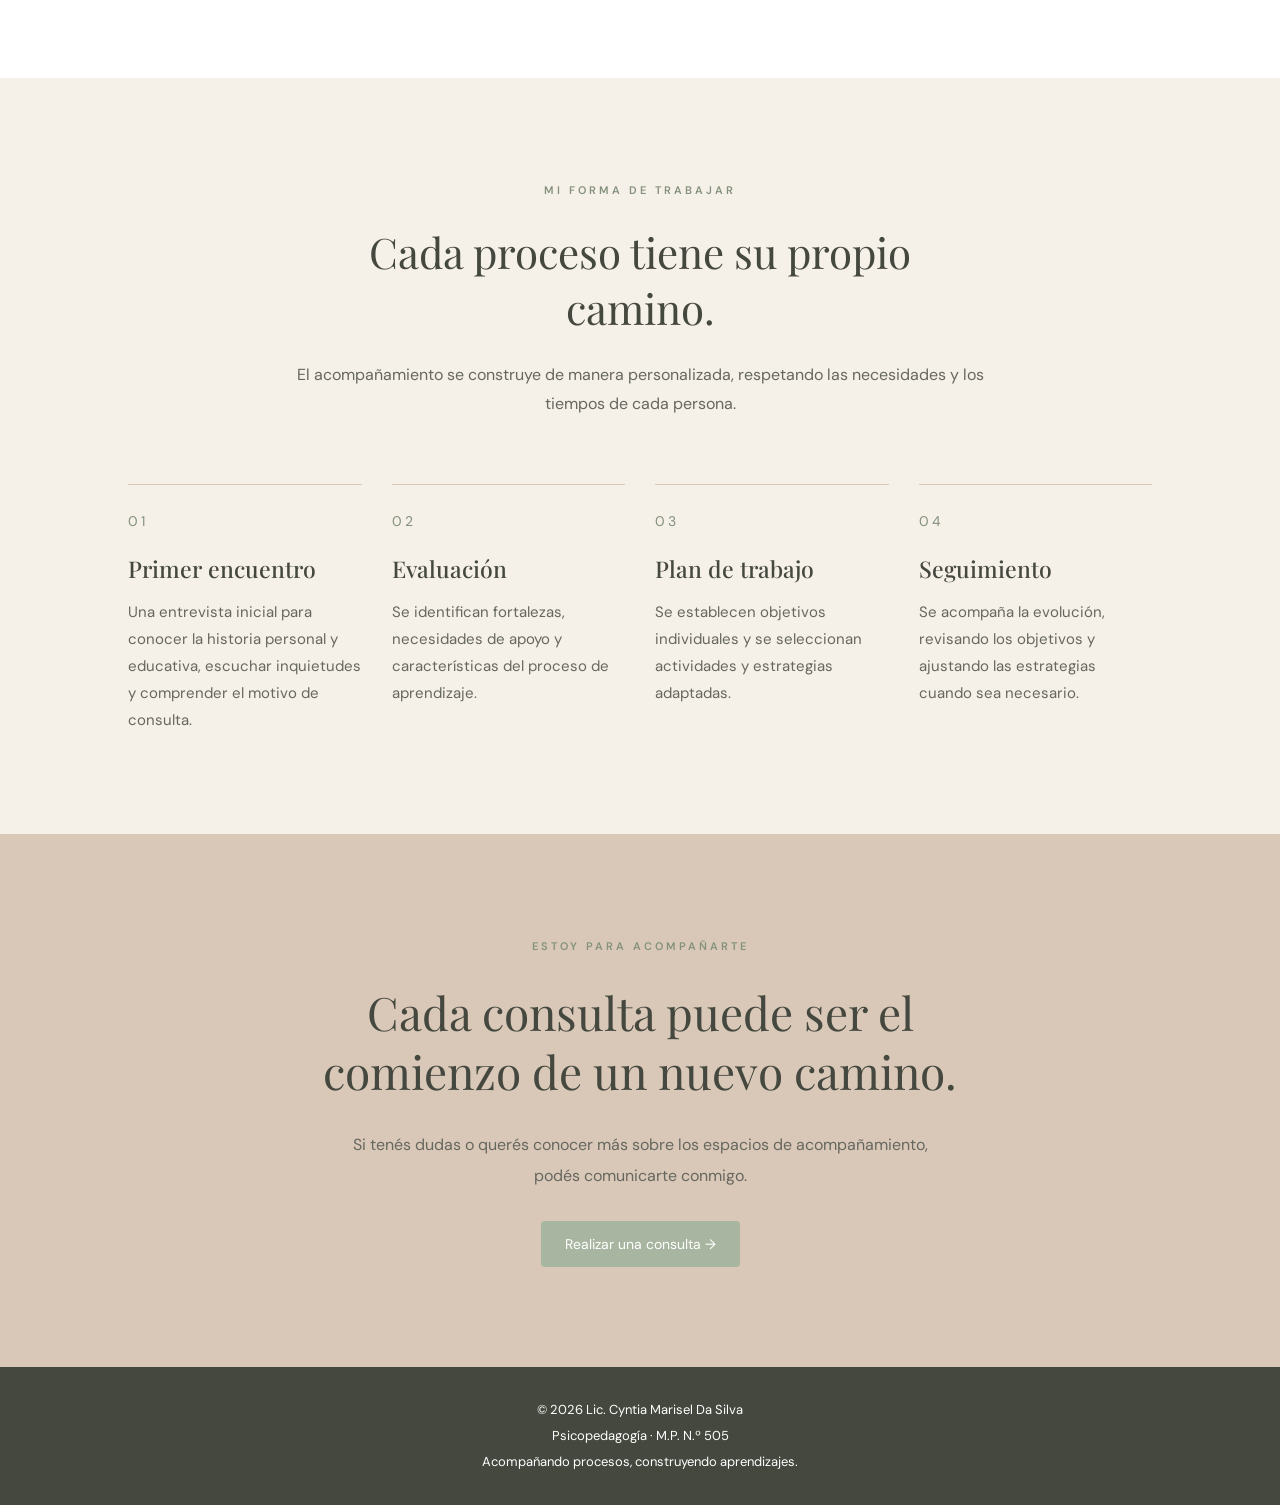
<file: servicios.html>
<!DOCTYPE html>
<html lang="es">

<head>
    <meta charset="UTF-8">
    <meta name="viewport" content="width=device-width, initial-scale=1.0">

    <title>Servicios | Lic. Cyntia Marisel Da Silva</title>

    <meta name="description" content="Conocé los servicios psicopedagógicos de la Lic. Cyntia Marisel Da Silva.">

    <link rel="stylesheet" href="css/styles.css">

    <link rel="preconnect" href="https://fonts.googleapis.com">
    <link rel="preconnect" href="https://fonts.gstatic.com" crossorigin>

    <link href="https://fonts.googleapis.com/css2?family=DM+Sans:wght@400;500;600;700&family=Playfair+Display:wght@400;500;600&display=swap" rel="stylesheet">

</head>

<body>

    <!-- NAVEGACIÓN -->

        <!-- ENCABEZADO -->
<header class="site-header">

    <a href="index.html" class="logo">
        Cyntia Da Silva
        <span>PSICOPEDAGOGÍA</span>
    </a>

    <nav class="site-nav">

        <button class="menu-toggle" id="menu-toggle"
                aria-label="Abrir menú"
                aria-expanded="false">
            <span></span>
            <span></span>
            <span></span>
        </button>

        <ul class="nav-links" id="nav-links">
            <li><a href="index.html">Inicio</a></li>
            <li><a href="sobre-mi.html">Sobre mí</a></li>
            <li><a href="servicios.html">Servicios</a></li>
            <li><a href="acompanamiento.html">Acompañamiento</a></li>
            <li><a href="recursos.html">Recursos</a></li>
            <li><a href="preguntas.html">FAQ</a></li>
            <li><a href="contacto.html">Contacto</a></li>
        </ul>

    </nav>

    <a href="contacto.html" class="nav-button">
        Solicitar información
    </a>

</header>


    <main>

        <!-- PRESENTACIÓN DE SERVICIOS -->

        <section class="services-hero">

            <span class="eyebrow">
                SERVICIOS PSICOPEDAGÓGICOS
            </span>

            <h1>
                Un acompañamiento
                <span>para cada necesidad.</span>
            </h1>

            <p>
                Cada persona tiene su propio recorrido.
                Por eso, ofrezco diferentes espacios de
                evaluación, orientación e intervención,
                respetando los tiempos y las necesidades
                de cada proceso.
            </p>

        </section>

    <!-- LISTADO DE SERVICIOS -->

    <section class="services-list">

        <div class="section-heading">
            <span class="eyebrow">ÁREAS DE INTERVENCIÓN</span>

            <h2>
                ¿Cómo puedo acompañarte?
            </h2>

            <p>
                Diferentes espacios de evaluación, orientación
                e intervención para acompañar cada necesidad.
            </p>
        </div>

        <div class="services-grid">

            <article class="service-card">
                <span class="service-number">01</span>
                <h3>Evaluación psicopedagógica</h3>
                <p>
                    Evaluación de los procesos de aprendizaje
                    para reconocer fortalezas y detectar
                    necesidades de acompañamiento.
                </p>
            </article>

            <article class="service-card">
                <span class="service-number">02</span>
                <h3>Dificultades de aprendizaje</h3>
                <p>
                    Acompañamiento ante dificultades específicas
                    en lectura, escritura y matemática.
                </p>
            </article>

            <article class="service-card">
                <span class="service-number">03</span>
                <h3>Funciones cognitivas</h3>
                <p>
                    Trabajo sobre atención, memoria,
                    planificación y otras funciones ejecutivas.
                </p>
            </article>

            <article class="service-card">
                <span class="service-number">04</span>
                <h3>Intervención y tratamiento</h3>
                <p>
                    Estrategias y actividades adaptadas
                    a las necesidades y objetivos de cada persona.
                </p>
            </article>

            <article class="service-card">
                <span class="service-number">05</span>
                <h3>Orientación familiar</h3>
                <p>
                    Espacios de orientación para acompañar
                    los procesos de aprendizaje desde el hogar.
                </p>
            </article>

            <article class="service-card">
                <span class="service-number">06</span>
                <h3>Orientación educativa</h3>
                <p>
                    Acompañamiento a instituciones educativas,
                    elaboración de informes y estrategias
                    para las trayectorias escolares.
                </p>
            </article>

        </div>

    </section>

    <!-- PROCESO DE ACOMPAÑAMIENTO -->

    <section class="service-process">

        <div class="section-heading">

            <span class="eyebrow">MI FORMA DE TRABAJAR</span>

            <h2>
                Cada proceso tiene su propio camino.
            </h2>

            <p>
                El acompañamiento se construye de manera
                personalizada, respetando las necesidades
                y los tiempos de cada persona.
            </p>

        </div>

        <div class="process-grid">

            <article class="process-step">
                <span>01</span>
                <h3>Primer encuentro</h3>
                <p>
                    Una entrevista inicial para conocer la historia
                    personal y educativa, escuchar inquietudes
                    y comprender el motivo de consulta.
                </p>
            </article>

            <article class="process-step">
                <span>02</span>
                <h3>Evaluación</h3>
                <p>
                    Se identifican fortalezas, necesidades de apoyo
                    y características del proceso de aprendizaje.
                </p>
            </article>

            <article class="process-step">
                <span>03</span>
                <h3>Plan de trabajo</h3>
                <p>
                    Se establecen objetivos individuales y se
                    seleccionan actividades y estrategias adaptadas.
                </p>
            </article>

            <article class="process-step">
                <span>04</span>
                <h3>Seguimiento</h3>
                <p>
                    Se acompaña la evolución, revisando los objetivos
                    y ajustando las estrategias cuando sea necesario.
                </p>
            </article>

        </div>

    </section>

    
    <!-- CIERRE DE SERVICIOS -->

    <section class="services-contact">

        <span class="eyebrow">ESTOY PARA ACOMPAÑARTE</span>

        <h2>
            Cada consulta puede ser
            el comienzo de un nuevo camino.
        </h2>

        <p>
            Si tenés dudas o querés conocer más sobre
            los espacios de acompañamiento, podés
            comunicarte conmigo.
        </p>

        <a href="contacto.html" class="primary-button">
            Realizar una consulta →
        </a>

    </section>

<!-- PIE DE PÁGINA -->
    <footer class="footer">

        <p>
            © 2026 Lic. Cyntia Marisel Da Silva
        </p>

        <p>
            Psicopedagogía · M.P. N.º 505
        </p>

        <p>
            Acompañando procesos, construyendo aprendizajes.
        </p>

    </footer>

    </main>


    <script src="js/main.js"></script>

</body>

</html>
</file>
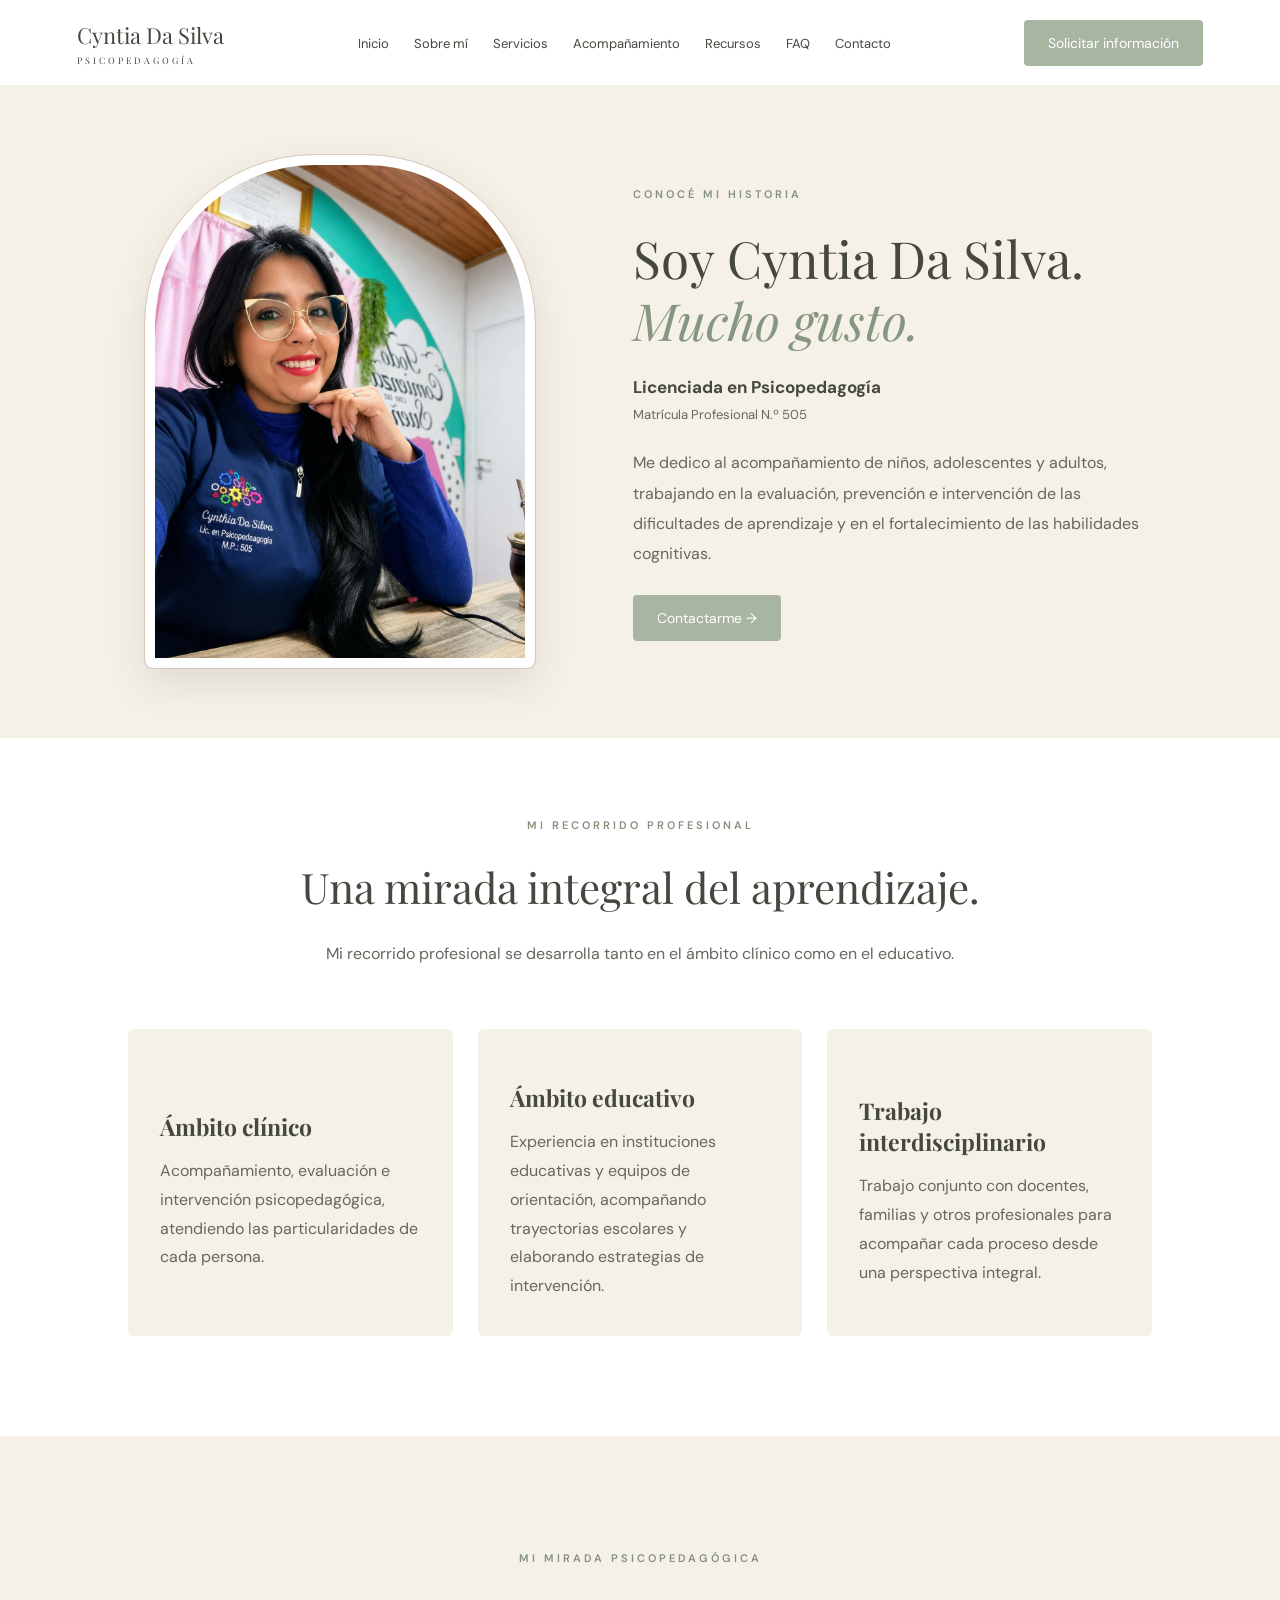
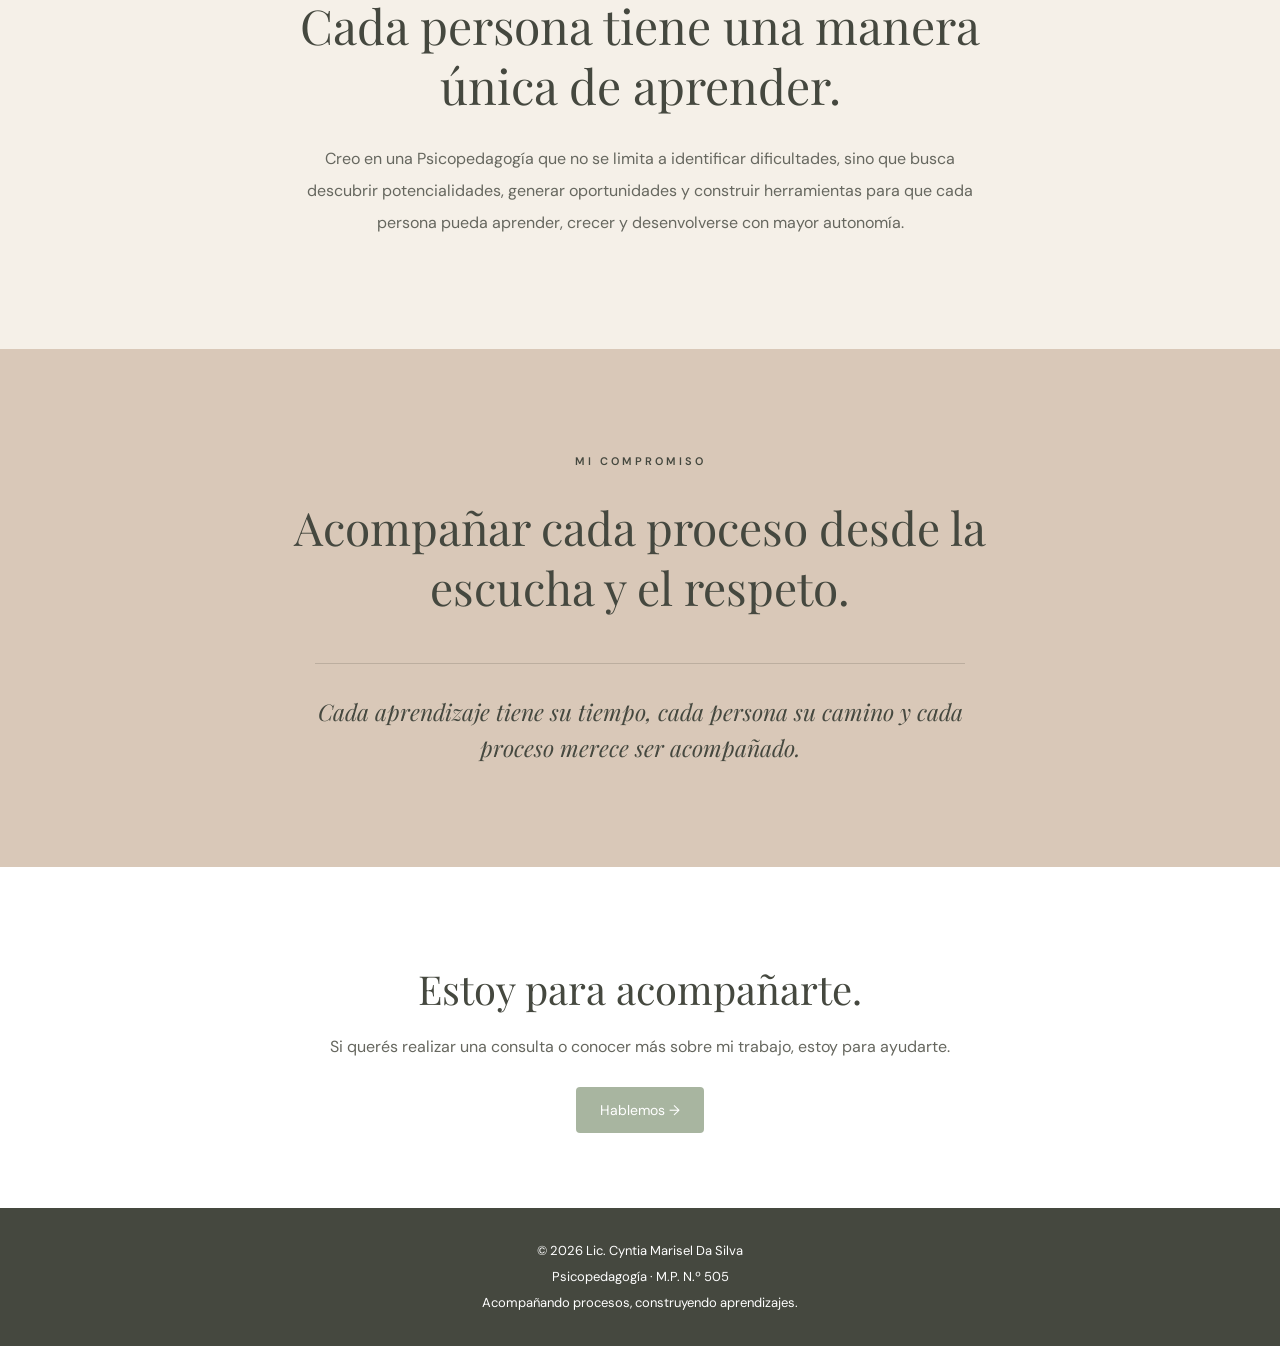
<file: sobre-mi.html>
<!DOCTYPE html>
<html lang="es">

<head>
    <meta charset="UTF-8">
    <meta name="viewport" content="width=device-width, initial-scale=1.0">

    <title>Sobre mí | Lic. Cyntia Marisel Da Silva</title>

    <meta name="description" content="Conocé a Cyntia Marisel Da Silva, Licenciada en Psicopedagogía. Matrícula Profesional N.º 505.">

    <link rel="stylesheet" href="css/styles.css">

    <link rel="preconnect" href="https://fonts.googleapis.com">
    <link rel="preconnect" href="https://fonts.gstatic.com" crossorigin>

    <link href="https://fonts.googleapis.com/css2?family=DM+Sans:wght@400;500;600;700&family=Playfair+Display:wght@400;500;600&display=swap" rel="stylesheet">

</head>

<body>

    <!-- NAVEGACIÓN -->

<!-- ENCABEZADO -->
        <!-- ENCABEZADO -->
<header class="site-header">

    <a href="index.html" class="logo">
        Cyntia Da Silva
        <span>PSICOPEDAGOGÍA</span>
    </a>

    <nav class="site-nav">

        <button class="menu-toggle" id="menu-toggle"
                aria-label="Abrir menú"
                aria-expanded="false">
            <span></span>
            <span></span>
            <span></span>
        </button>

        <ul class="nav-links" id="nav-links">
            <li><a href="index.html">Inicio</a></li>
            <li><a href="sobre-mi.html">Sobre mí</a></li>
            <li><a href="servicios.html">Servicios</a></li>
            <li><a href="acompanamiento.html">Acompañamiento</a></li>
            <li><a href="recursos.html">Recursos</a></li>
            <li><a href="preguntas.html">FAQ</a></li>
            <li><a href="contacto.html">Contacto</a></li>
        </ul>

    </nav>

    <a href="contacto.html" class="nav-button">
        Solicitar información
    </a>

</header>


    <main>

        <!-- PRESENTACIÓN -->

        <section class="about-hero">

            <div class="about-photo">

                <img src="img/psicopedagoga.jpeg"
                     alt="Licenciada Cyntia Marisel Da Silva">

            </div>


            <div class="about-content">

                <span class="eyebrow">
                    CONOCÉ MI HISTORIA
                </span>

                <h1>
                    Soy Cyntia
                     Da Silva.
                    <span>Mucho gusto.</span>
                </h1>

                <h3>
                    Licenciada en Psicopedagogía
                </h3>

                <span class="professional-number">
                    Matrícula Profesional N.º 505
                </span>

                <p>
                    Me dedico al acompañamiento de niños,
                    adolescentes y adultos, trabajando en la
                    evaluación, prevención e intervención de
                    las dificultades de aprendizaje y en el
                    fortalecimiento de las habilidades cognitivas.
                </p>

                <a href="contacto.html" class="primary-button">
                    Contactarme →
                </a>

            </div>

        </section>


        <!-- RECORRIDO PROFESIONAL -->

        <section class="about-career">

            <div class="section-heading">

                <span class="eyebrow">
                    MI RECORRIDO PROFESIONAL
                </span>

                <h2>
                    Una mirada integral
                    del aprendizaje.
                </h2>

                <p>
                    Mi recorrido profesional se desarrolla
                    tanto en el ámbito clínico como en el
                    educativo.
                </p>

            </div>


            <div class="career-grid">

                <article class="career-card">

                    <span class="career-number"></span>

                    <h3>Ámbito clínico</h3>

                    <p>
                        Acompañamiento, evaluación e intervención
                        psicopedagógica, atendiendo las
                        particularidades de cada persona.
                    </p>

                </article>


                <article class="career-card">

                    <span class="career-number"></span>

                    <h3>Ámbito educativo</h3>

                    <p>
                        Experiencia en instituciones educativas
                        y equipos de orientación, acompañando
                        trayectorias escolares y elaborando
                        estrategias de intervención.
                    </p>

                </article>


                <article class="career-card">

                    <span class="career-number"></span>

                    <h3>Trabajo interdisciplinario</h3>

                    <p>
                        Trabajo conjunto con docentes,
                        familias y otros profesionales para
                        acompañar cada proceso desde una
                        perspectiva integral.
                    </p>

                </article>

            </div>

        </section>


        <!-- FILOSOFÍA DE TRABAJO -->

        <section class="about-philosophy">

            <div class="philosophy-content">

                <span class="eyebrow">
                    MI MIRADA PSICOPEDAGÓGICA
                </span>

                <h2>
                    Cada persona tiene
                    una manera única
                    de aprender.
                </h2>

                <p>
                    Creo en una Psicopedagogía que no se
                    limita a identificar dificultades, sino
                    que busca descubrir potencialidades,
                    generar oportunidades y construir
                    herramientas para que cada persona
                    pueda aprender, crecer y desenvolverse
                    con mayor autonomía.
                </p>

            </div>

        </section>


        <!-- COMPROMISO -->

        <section class="about-commitment">

            <span class="eyebrow">
                MI COMPROMISO
            </span>

            <h2>
                Acompañar cada proceso
                desde la escucha y el respeto.
            </h2>

           

            <div class="commitment-decoration">
                Cada aprendizaje tiene su tiempo,
                cada persona su camino y cada proceso
                merece ser acompañado.
            </div>

        </section>


        <!-- CONTACTO -->

        <section class="home-contact">

            <h2>
                Estoy para acompañarte.
            </h2>

            <p>
                Si querés realizar una consulta o conocer
                más sobre mi trabajo, estoy para ayudarte.
            </p>

            <a href="contacto.html" class="primary-button">
                Hablemos →
            </a>

        </section>

    </main>


    <!-- FOOTER -->

    <footer class="footer">

        <p>
            © 2026 Lic. Cyntia Marisel Da Silva
        </p>

        <p>
            Psicopedagogía · M.P. N.º 505
        </p>

        <p>
            Acompañando procesos, construyendo aprendizajes.
        </p>

    </footer>


    <script src="js/main.js"></script>

</body>

</html>
</file>
<file: css/styles.css>
/* =================================
   1. VARIABLES Y CONFIGURACIÓN
================================= */

:root {
    --sage: #A8B5A0;
    --cream: #F5F0E8;
    --beige: #D9C8B8;
    --white: #FFFFFF;
    --dark: #45483F;
    --text: #66675F;
}

* {
    margin: 0;
    padding: 0;
    box-sizing: border-box;
}

html {
    scroll-behavior: smooth;
}

body {
    font-family: 'DM Sans', sans-serif;
    background: var(--cream);
    color: var(--dark);
}


/* =================================
   2. NAVEGACIÓN
================================= */

.navbar {
    min-height: 90px;
    padding: 20px 6%;
    display: flex;
    align-items: center;
    justify-content: space-between;
    gap: 25px;
    background: var(--white);
}

.logo {
    font-family: 'Playfair Display', serif;
    font-size: 21px;
    color: var(--dark);
    text-decoration: none;
    white-space: nowrap;
}

.logo span {
    display: block;
    font-family: 'DM Sans', sans-serif;
    font-size: 10px;
    letter-spacing: 3px;
    margin-top: 4px;
}

.nav-links {
    display: flex;
    gap: 24px;
    list-style: none;
}

.nav-links a {
    text-decoration: none;
    color: var(--dark);
    font-size: 13px;
    transition: 0.3s;
}

.nav-links a:hover,
.nav-links a.active {
    color: #84917C;
}

.nav-button,
.primary-button {
    background: var(--sage);
    color: var(--white);
    padding: 14px 24px;
    text-decoration: none;
    border-radius: 4px;
    display: inline-block;
    transition: 0.3s;
    font-size: 14px;
}

.nav-button:hover,
.primary-button:hover {
    background: var(--dark);
}


/* =================================
   3. PRESENTACIÓN PRINCIPAL
================================= */

.hero {
    min-height: 620px;
    padding: 90px 10%;
    display: grid;
    grid-template-columns: 1fr 1fr;
    align-items: center;
    gap: 60px;
}

.eyebrow {
    font-size: 11px;
    letter-spacing: 3px;
    color: #84917C;
    font-weight: 600;
}

.hero h1 {
    font-family: 'Playfair Display', serif;
    font-size: clamp(42px, 5vw, 66px);
    line-height: 1.15;
    margin: 25px 0;
    font-weight: 400;
}

.hero h1 span {
    color: #87977F;
    font-style: italic;
}

.hero-content p {
    color: var(--text);
    line-height: 1.8;
    max-width: 470px;
    margin-bottom: 30px;
}

.hero-buttons {
    display: flex;
    align-items: center;
    gap: 25px;
    flex-wrap: wrap;
}

.secondary-button {
    color: var(--dark);
    text-decoration: none;
    font-weight: 600;
}

.hero-image {
    display: flex;
    justify-content: center;
    align-items: center;
    height: auto;
    overflow: visible;
}

.hero-image img {
    width: 100%;
    max-width: 390px;
    height: auto;
    max-height: 520px;
    object-fit: contain;
    display: block;

    /* Marco */
    border: 10px solid #FFFFFF;
    outline: 1px solid #D9C8B8;

    /* Forma */
    border-radius: 170px 170px 8px 8px;

    /* Sombra elegante */
    box-shadow: 0 15px 40px rgba(69, 72, 63, 0.13);
}


/* =================================
   4. INTRODUCCIÓN
================================= */

.intro {
    background: var(--white);
    padding: 100px 10%;
    text-align: center;
}

.intro h2 {
    font-family: 'Playfair Display', serif;
    font-size: 42px;
    font-weight: 400;
    margin: 25px 0;
}

.intro p {
    max-width: 650px;
    margin: auto;
    color: var(--text);
    line-height: 1.8;
}


/* =================================
   5. SERVICIOS
================================= */

.home-services {
    padding: 100px 10%;
    text-align: center;
}

.home-services h2,
.home-contact h2 {
    font-family: 'Playfair Display', serif;
    font-size: 40px;
    font-weight: 400;
    margin: 20px 0;
}

.service-grid {
    display: grid;
    grid-template-columns: repeat(3, 1fr);
    gap: 22px;
    margin-top: 50px;
    text-align: left;
}

.service-card {
    background: var(--white);
    padding: 35px;
    border-radius: 5px;
    border: 1px solid #E8E3DA;
    transition: 0.3s;
}

.service-card:hover {
    transform: translateY(-5px);
    box-shadow: 0 10px 30px rgba(0,0,0,0.05);
}

.service-card h3 {
    font-family: 'Playfair Display', serif;
    font-size: 23px;
    margin-bottom: 15px;
}

.service-card p {
    color: var(--text);
    line-height: 1.7;
}

.service-card a {
    display: inline-block;
    margin-top: 20px;
    color: #84917C;
    text-decoration: none;
    font-weight: 600;
}


/* =================================
   6. CONTACTO
================================= */

.home-contact {
    background: var(--white);
    text-align: center;
    padding: 90px 10%;
}

.home-contact p {
    margin-bottom: 25px;
    color: var(--text);
    line-height: 1.8;
}


/* =================================
   7. PIE DE PÁGINA
================================= */

.footer {
    background: var(--dark);
    color: white;
    text-align: center;
    padding: 30px;
    font-size: 13px;
    line-height: 2;
}


/* =================================
   8. RESPONSIVE
================================= */

@media (max-width: 1100px) {

    .navbar {
        flex-wrap: wrap;
        justify-content: center;
    }

    .nav-links {
        flex-wrap: wrap;
        justify-content: center;
    }

}

@media (max-width: 768px) {

    .navbar {
        padding: 20px 5%;
    }

    .nav-links {
        gap: 15px;
    }

    .nav-button {
        display: none;
    }

    .hero {
        grid-template-columns: 1fr;
        padding: 65px 7%;
        gap: 40px;
    }

    .hero-image img {
        height: 350px;
    }

    .hero-buttons {
        align-items: flex-start;
    }

    .service-grid {
        grid-template-columns: 1fr;
    }

    .intro,
    .home-services,
    .home-contact {
        padding: 70px 7%;
    }

    .intro h2,
    .home-services h2,
    .home-contact h2 {
        font-size: 32px;
    }

}


/* =================================
   SOBRE MI - PRESENTACIÓN
================================= */

.about-hero {
    padding: 100px 10%;
    display: grid;
    grid-template-columns: 0.9fr 1.1fr;
    align-items: center;
    gap: 80px;
}

.about-photo {
    display: flex;
    justify-content: center;
}

.about-photo img {
    width: 100%;
    max-width: 390px;
    max-height: 520px;
    object-fit: contain;
    border: 10px solid var(--white);
    outline: 1px solid var(--beige);
    border-radius: 170px 170px 8px 8px;
    box-shadow: 0 15px 40px rgba(69,72,63,0.13);
}

.about-content h1 {
    font-family: 'Playfair Display', serif;
    font-size: clamp(38px, 4vw, 55px);
    font-weight: 400;
    line-height: 1.2;
    margin: 25px 0;
}

.about-content h1 span {
    display: block;
    color: #87977F;
    font-style: italic;
}

.about-content h3 {
    font-size: 17px;
    margin-bottom: 8px;
}

.professional-number {
    display: block;
    color: var(--text);
    font-size: 13px;
    margin-bottom: 25px;
}

.about-content p {
    color: var(--text);
    line-height: 1.9;
    margin-bottom: 25px;
}


/* =================================
   RECORRIDO PROFESIONAL
================================= */

.about-career {
    padding: 100px 10%;
    background: var(--white);
}

.section-heading {
    text-align: center;
    max-width: 700px;
    margin: auto;
}

.section-heading h2 {
    font-family: 'Playfair Display', serif;
    font-size: 42px;
    font-weight: 400;
    margin: 25px 0;
}

.section-heading p {
    color: var(--text);
    line-height: 1.8;
}

.career-grid {
    display: grid;
    grid-template-columns: repeat(3, 1fr);
    gap: 25px;
    margin-top: 60px;
}

.career-card {
    padding: 35px;
    background: var(--cream);
    border-radius: 6px;
    transition: 0.3s;
}

.career-card:hover {
    transform: translateY(-5px);
}

.career-number {
    color: #84917C;
    font-size: 13px;
    letter-spacing: 2px;
}

.career-card h3 {
    font-family: 'Playfair Display', serif;
    font-size: 23px;
    margin: 25px 0 15px;
}

.career-card p {
    color: var(--text);
    line-height: 1.8;
}



/* =================================
   MI MIRADA PSICOPEDAGÓGICA
================================= */

.about-philosophy {
    background: var(--cream);
    padding: 110px 8%;
    text-align: center;
}

.philosophy-content {
    max-width: 760px;
    margin: 0 auto;
}

.about-philosophy h2 {
    font-family: 'Playfair Display', serif;
    font-size: clamp(34px, 4vw, 48px);
    font-weight: 400;
    line-height: 1.25;
    margin: 28px auto;
    color: var(--dark);
}

.about-philosophy p {
    max-width: 680px;
    margin: 0 auto;
    color: var(--text);
    font-size: 16px;
    line-height: 2;
}

/* VERSIÓN MÓVIL */

@media (max-width: 768px) {
    .about-philosophy {
        padding: 75px 7%;
    }

    .about-philosophy h2 {
        font-size: 34px;
    }

    .about-philosophy p {
        font-size: 15px;
    }
}




/* =================================
   MI COMPROMISO
================================= */

.about-commitment {
    background: var(--beige);
    padding: 100px 8%;
    text-align: center;
}

.about-commitment .eyebrow {
    color: var(--dark);
}

.about-commitment h2 {
    font-family: 'Playfair Display', serif;
    font-size: clamp(34px, 4vw, 46px);
    font-weight: 400;
    line-height: 1.3;
    max-width: 750px;
    margin: 28px auto;
    color: var(--dark);
}

.about-commitment p {
    color: var(--dark);
    font-size: 16px;
    line-height: 1.9;
    max-width: 650px;
    margin: 0 auto;
}

.commitment-decoration {
    max-width: 650px;
    margin: 45px auto 0;
    padding-top: 30px;
    border-top: 1px solid rgba(69, 72, 63, 0.2);
    font-family: 'Playfair Display', serif;
    font-size: 23px;
    font-style: italic;
    line-height: 1.6;
    color: var(--dark);
}

@media (max-width: 768px) {
    .about-commitment {
        padding: 75px 7%;
    }

    .about-commitment h2 {
        font-size: 34px;
    }

    .commitment-decoration {
        font-size: 20px;
    }
}


/* =================================
   RESPONSIVE SOBRE MI
================================= */

@media (max-width: 768px) {

    .about-hero {
        grid-template-columns: 1fr;
        padding: 65px 7%;
        gap: 45px;
    }

    .about-photo img {
        max-width: 330px;
    }

    .career-grid {
        grid-template-columns: 1fr;
    }

    .about-career {
        padding: 75px 7%;
    }

    .about-philosophy,
    .about-commitment {
        padding: 75px 7%;
    }

    .about-philosophy h2,
    .about-commitment h2 {
        font-size: 33px;
    }

    .section-heading h2 {
        font-size: 34px;
    }

}


/* Ajustes visuales de Sobre mí */

.about-hero {
    min-height: 650px;
    padding-top: 70px;
    padding-bottom: 70px;
}

.about-career {
    padding-top: 75px;
}

.nav-links a.active {
    color: #84917C;
    font-weight: 600;
}

.nav-links a.active::after {
    content: "";
    display: block;
    width: 100%;
    height: 2px;
    background: #A8B5A0;
    margin-top: 5px;
}


/* Mejoras para las tarjetas del recorrido */

.career-card {
    min-height: 205px;
    padding: 35px 32px;
    display: flex;
    flex-direction: column;
    justify-content: center;
}

.career-number {
    display: block;
    font-family: 'DM Sans', sans-serif;
    font-size: 13px;
    letter-spacing: 3px;
    color: #84917C;
    margin-bottom: 18px;
}

.career-card h3 {
    margin: 0 0 15px;
}

.career-card p {
    margin: 0;
}

.home-contact {
    padding: 75px 8%;
}

.home-contact h2 {
    margin-bottom: 18px;
}

.home-contact p {
    margin-bottom: 25px;
}


/* =================================
   SERVICIOS - PRESENTACIÓN
================================= */

.services-hero {
    background: var(--cream);
    padding: 120px 10%;
    text-align: center;
    min-height: 430px;
    display: flex;
    flex-direction: column;
    justify-content: center;
    align-items: center;
}

.services-hero h1 {
    font-family: 'Playfair Display', serif;
    font-size: clamp(40px, 5vw, 58px);
    font-weight: 400;
    line-height: 1.2;
    max-width: 800px;
    margin: 25px auto;
    color: var(--dark);
}

.services-hero h1 span {
    display: block;
    color: #84917C;
    font-style: italic;
}

.services-hero p {
    max-width: 650px;
    color: var(--text);
    font-size: 16px;
    line-height: 1.9;
}

@media (max-width: 768px) {
    .services-hero {
        padding: 85px 7%;
    }

    .services-hero h1 {
        font-size: 38px;
    }
}


/* =================================
   LISTADO DE SERVICIOS
================================= */

.services-list {
    padding: 100px 10%;
    background: var(--white);
}

.services-grid {
    display: grid;
    grid-template-columns: repeat(3, 1fr);
    gap: 25px;
    margin-top: 60px;
}

.service-card {
    background: var(--cream);
    padding: 35px;
    min-height: 230px;
    border-radius: 6px;
    transition: transform 0.3s ease;
}

.service-card:hover {
    transform: translateY(-5px);
}

.service-number {
    color: #84917C;
    font-size: 13px;
    letter-spacing: 3px;
}

.service-card h3 {
    font-family: 'Playfair Display', serif;
    font-size: 22px;
    font-weight: 500;
    margin: 25px 0 15px;
    color: var(--dark);
}

.service-card p {
    color: var(--text);
    line-height: 1.8;
    font-size: 15px;
    margin: 0;
}

@media (max-width: 900px) {
    .services-grid {
        grid-template-columns: repeat(2, 1fr);
    }
}

@media (max-width: 600px) {
    .services-list {
        padding: 75px 7%;
    }

    .services-grid {
        grid-template-columns: 1fr;
    }
}

/* Uniformidad de tarjetas de servicios */

.service-card {
    min-height: 245px;
    display: flex;
    flex-direction: column;
    justify-content: flex-start;
}

.service-card h3 {
    min-height: 55px;
    display: flex;
    align-items: center;
}


/* =================================
   PROCESO DE ACOMPAÑAMIENTO
================================= */

.service-process {
    padding: 100px 10%;
    background: var(--cream);
}

.process-grid {
    display: grid;
    grid-template-columns: repeat(4, 1fr);
    gap: 30px;
    margin-top: 65px;
}

.process-step {
    border-top: 1px solid var(--beige);
    padding-top: 25px;
}

.process-step span {
    color: #84917C;
    font-size: 14px;
    letter-spacing: 3px;
}

.process-step h3 {
    font-family: 'Playfair Display', serif;
    font-size: 23px;
    font-weight: 500;
    margin: 22px 0 15px;
    color: var(--dark);
}

.process-step p {
    color: var(--text);
    line-height: 1.8;
    font-size: 15px;
}

@media (max-width: 900px) {
    .process-grid {
        grid-template-columns: repeat(2, 1fr);
    }
}

@media (max-width: 600px) {
    .service-process {
        padding: 75px 7%;
    }

    .process-grid {
        grid-template-columns: 1fr;
        gap: 35px;
    }
}


/* =================================
   CIERRE DE SERVICIOS
================================= */

.services-contact {
    background: var(--beige);
    padding: 100px 8%;
    text-align: center;
}

.services-contact h2 {
    max-width: 750px;
    margin: 28px auto;
    font-family: 'Playfair Display', serif;
    font-size: clamp(34px, 4vw, 46px);
    font-weight: 400;
    line-height: 1.3;
    color: var(--dark);
}

.services-contact p {
    max-width: 620px;
    margin: 0 auto 30px;
    color: var(--text);
    line-height: 1.9;
}

@media (max-width: 768px) {
    .services-contact {
        padding: 75px 7%;
    }

    .services-contact h2 {
        font-size: 34px;
    }
}


/* =================================
   ACOMPAÑAMIENTO - PRESENTACIÓN
================================= */

.accompaniment-hero {
    background: var(--cream);
    padding: 120px 10%;
    min-height: 500px;
    display: flex;
    flex-direction: column;
    justify-content: center;
    align-items: center;
    text-align: center;
}

.accompaniment-hero h1 {
    max-width: 850px;
    margin: 25px auto;
    font-family: 'Playfair Display', serif;
    font-size: clamp(40px, 5vw, 58px);
    font-weight: 400;
    line-height: 1.2;
    color: var(--dark);
}

.accompaniment-hero h1 span {
    display: block;
    color: #84917C;
    font-style: italic;
}

.accompaniment-hero p {
    max-width: 680px;
    color: var(--text);
    font-size: 16px;
    line-height: 1.9;
}

@media (max-width: 768px) {
    .accompaniment-hero {
        padding: 85px 7%;
        min-height: 430px;
    }

    .accompaniment-hero h1 {
        font-size: 38px;
    }
}


/* =================================
   ESPACIOS DE ACOMPAÑAMIENTO
================================= */

.accompaniment-list {
    padding: 100px 10%;
    background: var(--white);
}

.accompaniment-grid {
    display: grid;
    grid-template-columns: repeat(3, 1fr);
    gap: 25px;
    margin-top: 60px;
}

.accompaniment-card {
    background: var(--cream);
    padding: 35px;
    border-radius: 6px;
    min-height: 300px;
    transition: transform 0.3s ease;
}

.accompaniment-card:hover {
    transform: translateY(-5px);
}

.accompaniment-number {
    color: #84917C;
    font-size: 13px;
    letter-spacing: 3px;
}

.accompaniment-card h3 {
    font-family: 'Playfair Display', serif;
    font-size: 25px;
    font-weight: 500;
    color: var(--dark);
    margin: 22px 0 15px;
}

.accompaniment-card p {
    color: var(--text);
    line-height: 1.8;
    font-size: 15px;
}

.accompaniment-card ul {
    padding-left: 18px;
    margin-top: 20px;
}

.accompaniment-card li {
    color: var(--text);
    line-height: 1.9;
    font-size: 14px;
}

@media (max-width: 900px) {
    .accompaniment-grid {
        grid-template-columns: repeat(2, 1fr);
    }
}

@media (max-width: 600px) {
    .accompaniment-list {
        padding: 75px 7%;
    }

    .accompaniment-grid {
        grid-template-columns: 1fr;
    }
}

/* =================================
   DISTRIBUCIÓN DE TARJETAS
================================= */

.accompaniment-grid {
    display: grid;
    grid-template-columns: repeat(6, 1fr);
    gap: 25px;
}

/* Primera fila: tres tarjetas */

.accompaniment-card:nth-child(1),
.accompaniment-card:nth-child(2),
.accompaniment-card:nth-child(3) {
    grid-column: span 2;
}

/* Segunda fila: dos tarjetas centradas */

.accompaniment-card:nth-child(4) {
    grid-column: 2 / span 2;
    margin: 0;
    width: auto;
}

.accompaniment-card:nth-child(5) {
    grid-column: 4 / span 2;
    margin: 0;
    width: auto;
}

/* Tablets */

@media (max-width: 900px) {
    .accompaniment-grid {
        grid-template-columns: repeat(2, 1fr);
    }

    .accompaniment-card:nth-child(n) {
        grid-column: auto;
        margin: 0;
        width: auto;
    }
}

/* Celulares */

@media (max-width: 600px) {
    .accompaniment-grid {
        grid-template-columns: 1fr;
    }
}


/* =================================
   CIERRE DE ACOMPAÑAMIENTO
================================= */

.accompaniment-contact {
    background: var(--beige);
    padding: 100px 8%;
    text-align: center;
}

.accompaniment-contact h2 {
    max-width: 750px;
    margin: 28px auto;
    font-family: 'Playfair Display', serif;
    font-size: clamp(34px, 4vw, 46px);
    font-weight: 400;
    line-height: 1.3;
    color: var(--dark);
}

.accompaniment-contact p {
    max-width: 620px;
    margin: 0 auto 30px;
    color: var(--text);
    line-height: 1.9;
}

@media (max-width: 768px) {
    .accompaniment-contact {
        padding: 75px 7%;
    }

    .accompaniment-contact h2 {
        font-size: 34px;
    }
}


/* =================================
   RECURSOS - PRESENTACIÓN
================================= */

.resources-hero {
    background: var(--cream);
    padding: 120px 10%;
    min-height: 500px;
    display: flex;
    flex-direction: column;
    justify-content: center;
    align-items: center;
    text-align: center;
}

.resources-hero h1 {
    max-width: 900px;
    margin: 25px auto;
    font-family: 'Playfair Display', serif;
    font-size: clamp(40px, 5vw, 58px);
    font-weight: 400;
    line-height: 1.2;
    color: var(--dark);
}

.resources-hero h1 span {
    display: block;
    color: #84917C;
    font-style: italic;
}

.resources-hero p {
    max-width: 680px;
    color: var(--text);
    font-size: 16px;
    line-height: 1.9;
}

@media (max-width: 768px) {
    .resources-hero {
        padding: 85px 7%;
        min-height: 430px;
    }

    .resources-hero h1 {
        font-size: 38px;
    }
}


/* =================================
   CATEGORÍAS DE RECURSOS
================================= */

.resources-list {
    padding: 100px 10%;
    background: var(--white);
}

.resources-grid {
    display: grid;
    grid-template-columns: repeat(3, 1fr);
    gap: 25px;
    margin-top: 60px;
}

.resource-card {
    background: var(--cream);
    padding: 35px;
    min-height: 260px;
    border-radius: 6px;
    transition: transform 0.3s ease;
}

.resource-card:hover {
    transform: translateY(-5px);
}

.resource-card > span {
    color: #84917C;
    font-size: 13px;
    letter-spacing: 3px;
}

.resource-card h3 {
    font-family: 'Playfair Display', serif;
    font-size: 23px;
    font-weight: 500;
    color: var(--dark);
    margin: 25px 0 15px;
}

.resource-card p {
    color: var(--text);
    line-height: 1.8;
    font-size: 15px;
}

.resource-card a {
    display: inline-block;
    margin-top: 15px;
    color: #84917C;
    text-decoration: none;
    font-weight: 600;
    font-size: 14px;
}

.resource-card a:hover {
    color: var(--dark);
}

@media (max-width: 900px) {
    .resources-grid {
        grid-template-columns: repeat(2, 1fr);
    }
}

@media (max-width: 600px) {
    .resources-list {
        padding: 75px 7%;
    }

    .resources-grid {
        grid-template-columns: 1fr;
    }
}

/* Alinear enlaces de recursos */

.resource-card {
    display: flex;
    flex-direction: column;
}

.resource-card a {
    margin-top: auto;
    padding-top: 18px;
    align-self: flex-start;
}


/* =================================
   DETALLE DE RECURSOS
================================= */

.resource-details {
    padding: 40px 10% 100px;
    background: var(--cream);
}

.resource-detail {
    max-width: 850px;
    margin: 0 auto;
    padding: 65px 55px;
    border-bottom: 1px solid var(--beige);
    scroll-margin-top: 30px;
}

.resource-detail h2 {
    font-family: 'Playfair Display', serif;
    font-size: 36px;
    font-weight: 400;
    color: var(--dark);
    margin: 22px 0;
}

.resource-detail > p {
    color: var(--text);
    line-height: 1.9;
    font-size: 16px;
}

.resource-tip {
    background: var(--white);
    padding: 25px 30px;
    margin-top: 30px;
    border-left: 3px solid var(--sage);
}

.resource-tip h3 {
    font-family: 'Playfair Display', serif;
    font-size: 21px;
    font-weight: 500;
    margin-bottom: 12px;
    color: var(--dark);
}

.resource-tip p {
    color: var(--text);
    line-height: 1.8;
    margin: 0;
}

@media (max-width: 600px) {
    .resource-details {
        padding: 30px 7% 70px;
    }

    .resource-detail {
        padding: 45px 10px;
    }

    .resource-detail h2 {
        font-size: 30px;
    }

    .resource-tip {
        padding: 22px;
    }
}


/* =================================
   ACTIVIDADES PRÁCTICAS
================================= */

.home-activities {
    padding: 100px 10%;
    background: var(--white);
}

.activities-grid {
    display: grid;
    grid-template-columns: repeat(2, 1fr);
    gap: 25px;
    margin-top: 60px;
}

.activity-card {
    background: var(--cream);
    padding: 35px;
    border-radius: 6px;
    min-height: 280px;
    display: flex;
    flex-direction: column;
    transition: transform 0.3s ease;
}

.activity-card:hover {
    transform: translateY(-5px);
}

.activity-category {
    color: #84917C;
    font-size: 12px;
    font-weight: 600;
    letter-spacing: 2px;
}

.activity-card h3 {
    font-family: 'Playfair Display', serif;
    font-size: 25px;
    font-weight: 500;
    color: var(--dark);
    margin: 22px 0 15px;
}

.activity-card > p {
    color: var(--text);
    font-size: 15px;
    line-height: 1.8;
    margin-bottom: 25px;
}

.activity-info {
    margin-top: auto;
    padding-top: 18px;
    border-top: 1px solid var(--beige);
    display: flex;
    flex-direction: column;
    gap: 6px;
}

.activity-info strong {
    color: var(--dark);
    font-size: 14px;
}

.activity-info span {
    color: var(--text);
    font-size: 14px;
}

.activities-note {
    max-width: 700px;
    margin: 55px auto 0;
    text-align: center;
    font-family: 'Playfair Display', serif;
    font-style: italic;
    font-size: 20px;
    line-height: 1.7;
    color: var(--dark);
}

@media (max-width: 768px) {
    .home-activities {
        padding: 75px 7%;
    }

    .activities-grid {
        grid-template-columns: 1fr;
    }

    .activity-card {
        min-height: 250px;
    }
}


/* =================================
   PREGUNTAS FRECUENTES
================================= */

.faq-hero {
    background: var(--cream);
    padding: 120px 10%;
    min-height: 470px;
    display: flex;
    flex-direction: column;
    justify-content: center;
    align-items: center;
    text-align: center;
}

.faq-hero h1 {
    max-width: 850px;
    margin: 25px auto;
    font-family: 'Playfair Display', serif;
    font-size: clamp(40px, 5vw, 58px);
    font-weight: 400;
    line-height: 1.2;
    color: var(--dark);
}

.faq-hero h1 span {
    display: block;
    color: #84917C;
    font-style: italic;
}

.faq-hero p {
    max-width: 650px;
    color: var(--text);
    line-height: 1.9;
}

/* LISTA DE PREGUNTAS */

.faq-section {
    padding: 100px 10%;
    background: var(--white);
}

.faq-container {
    max-width: 900px;
    margin: 60px auto 0;
}

.faq-item {
    border-bottom: 1px solid var(--beige);
    padding: 25px 5px;
}

.faq-item summary {
    cursor: pointer;
    list-style: none;
    position: relative;
    padding-right: 40px;
    font-family: 'Playfair Display', serif;
    font-size: 21px;
    color: var(--dark);
}

.faq-item summary::-webkit-details-marker {
    display: none;
}

.faq-item summary::after {
    content: '+';
    position: absolute;
    right: 5px;
    top: -5px;
    font-family: 'DM Sans', sans-serif;
    font-size: 28px;
    color: #84917C;
    transition: transform 0.3s ease;
}

.faq-item[open] summary::after {
    content: '−';
}

.faq-item p {
    color: var(--text);
    line-height: 1.9;
    font-size: 15px;
    max-width: 780px;
    margin-top: 20px;
    padding-right: 30px;
}

/* CIERRE */

.faq-contact {
    background: var(--beige);
    padding: 100px 10%;
    text-align: center;
}

.faq-contact h2 {
    font-family: 'Playfair Display', serif;
    font-size: clamp(34px, 4vw, 48px);
    font-weight: 400;
    line-height: 1.3;
    color: var(--dark);
    max-width: 750px;
    margin: 25px auto;
}

.faq-contact h2 span {
    display: block;
    font-style: italic;
}

.faq-contact p {
    color: var(--text);
    line-height: 1.8;
    margin-bottom: 30px;
}

@media (max-width: 600px) {

    .faq-hero {
        padding: 85px 7%;
        min-height: 420px;
    }

    .faq-hero h1 {
        font-size: 38px;
    }

    .faq-section {
        padding: 75px 7%;
    }

    .faq-item summary {
        font-size: 19px;
    }

    .faq-contact {
        padding: 75px 7%;
    }

}

.faq-contact .btn-primary {
    display: inline-block;
    background: var(--sage);
    color: var(--white);
    padding: 14px 28px;
    border-radius: 4px;
    text-decoration: none;
    font-family: 'DM Sans', sans-serif;
    font-size: 14px;
    transition: background 0.3s ease;
}

.faq-contact .btn-primary:hover {
    background: var(--dark);
}


/* =================================
   CONTACTO
================================= */

.contact-hero {
    background: var(--cream);
    padding: 115px 10%;
    min-height: 450px;
    display: flex;
    flex-direction: column;
    justify-content: center;
    align-items: center;
    text-align: center;
}

.contact-hero h1 {
    font-family: 'Playfair Display', serif;
    font-size: clamp(42px, 5vw, 60px);
    font-weight: 400;
    line-height: 1.2;
    color: var(--dark);
    margin: 25px 0;
}

.contact-hero h1 span {
    display: block;
    color: #84917C;
    font-style: italic;
}

.contact-hero p {
    max-width: 650px;
    color: var(--text);
    line-height: 1.9;
}

/* INFORMACIÓN */

.contact-information {
    background: var(--white);
    padding: 100px 10%;
}

.contact-heading {
    text-align: center;
}

.contact-heading h2 {
    font-family: 'Playfair Display', serif;
    font-size: 40px;
    font-weight: 400;
    color: var(--dark);
    margin: 22px 0;
}

.contact-heading p {
    color: var(--text);
    line-height: 1.8;
}

.contact-grid {
    display: grid;
    grid-template-columns: repeat(3, 1fr);
    gap: 25px;
    margin-top: 60px;
}

.contact-card {
    background: var(--cream);
    padding: 38px;
    min-height: 280px;
    border-radius: 5px;
    display: flex;
    flex-direction: column;
    align-items: flex-start;
}

.contact-number {
    color: #84917C;
    font-size: 13px;
    letter-spacing: 3px;
}

.contact-card h3 {
    font-family: 'Playfair Display', serif;
    font-size: 25px;
    font-weight: 500;
    color: var(--dark);
    margin: 25px 0 15px;
}

.contact-card p {
    color: var(--text);
    line-height: 1.8;
    font-size: 15px;
}

.contact-card .contact-detail {
    margin-top: 12px;
}

.contact-card a {
    display: inline-block;
    margin-top: auto;
    padding-top: 25px;
    color: #84917C;
    text-decoration: none;
    font-size: 14px;
    font-weight: 600;
}

.contact-card a:hover {
    color: var(--dark);
}

/* CIERRE */

.contact-closing {
    background: var(--beige);
    padding: 100px 10%;
    text-align: center;
}

.contact-closing h2 {
    font-family: 'Playfair Display', serif;
    font-size: clamp(36px, 4vw, 50px);
    font-weight: 400;
    color: var(--dark);
    line-height: 1.3;
    margin: 25px auto;
}

.contact-closing h2 span {
    display: block;
    font-style: italic;
}

.contact-closing p {
    color: var(--text);
    line-height: 1.8;
}

/* RESPONSIVE */

@media (max-width: 900px) {
    .contact-grid {
        grid-template-columns: repeat(2, 1fr);
    }
}

@media (max-width: 600px) {
    .contact-hero {
        padding: 85px 7%;
        min-height: 400px;
    }

    .contact-information {
        padding: 75px 7%;
    }

    .contact-heading h2 {
        font-size: 32px;
    }

    .contact-grid {
        grid-template-columns: 1fr;
    }

    .contact-card {
        min-height: 250px;
    }

    .contact-closing {
        padding: 75px 7%;
    }
}


/* =================================
   ANIMACIONES DE BOTONES
================================= */

.btn-primary,
.nav-button,
.contact-card a,
.resource-card a,
.faq-contact .btn-primary {
    transition:
        transform 0.3s ease,
        background-color 0.3s ease,
        color 0.3s ease,
        box-shadow 0.3s ease;
}

/* Efecto al pasar el mouse */

.btn-primary:hover,
.nav-button:hover {
    transform: translateY(-4px);
    box-shadow: 0 8px 20px rgba(69, 72, 63, 0.15);
}

/* Efecto de clic */

.btn-primary:active,
.nav-button:active {
    transform: translateY(-1px) scale(0.97);
}

/* Enlaces de tarjetas */

.contact-card a,
.resource-card a {
    transition: transform 0.3s ease, color 0.3s ease;
}

.contact-card a:hover,
.resource-card a:hover {
    transform: translateX(6px);
    color: var(--dark);
}

/* Botones con movimiento suave */

.nav-button,
.btn-primary {
    position: relative;
    overflow: hidden;
}

/* Accesibilidad: respetar preferencias de movimiento */

@media (prefers-reduced-motion: reduce) {
    .btn-primary,
    .nav-button,
    .contact-card a,
    .resource-card a {
        transition: none;
    }
}


/* =================================
   RESPONSIVE GENERAL
================================= */

* {
    box-sizing: border-box;
}

html {
    width: 100%;
    overflow-x: hidden;
    scroll-behavior: smooth;
}

body {
    width: 100%;
    max-width: 100%;
    margin: 0;
    overflow-x: hidden;
}

img {
    max-width: 100%;
    height: auto;
}

h1, h2, h3, p {
    overflow-wrap: break-word;
}

/* =================================
   TABLETS
================================= */

@media (max-width: 900px) {

    .hero {
        gap: 40px;
        padding: 80px 6%;
    }

    .hero-content {
        max-width: 100%;
    }

    .hero-image img {
        max-width: 340px;
    }

    .resources-grid,
    .contact-grid {
        grid-template-columns: repeat(2, minmax(0, 1fr));
    }

}

/* =================================
   CELULARES
================================= */

@media (max-width: 600px) {

    /* ESTRUCTURA */

    section {
        width: 100%;
        max-width: 100%;
    }

    .section-heading {
        padding-left: 5px;
        padding-right: 5px;
    }

    /* MENÚ */

    .navbar {
        width: 100%;
        padding: 18px 15px;
        display: flex;
        flex-direction: column;
        align-items: center;
        gap: 18px;
        position: relative;
    }

    .logo {
        text-align: center;
        margin: 0;
    }

    .navbar nav {
        width: 100%;
    }

    .nav-links {
        display: flex;
        flex-wrap: wrap;
        justify-content: center;
        align-items: center;
        gap: 12px 17px;
        padding: 0;
        margin: 0;
        list-style: none;
    }

    .nav-links li {
        margin: 0;
    }

    .nav-links a {
        font-size: 12px;
        white-space: nowrap;
    }

    .navbar .nav-button {
        display: none;
    }

    /* INICIO */

    .hero {
        display: flex;
        flex-direction: column;
        align-items: center;
        text-align: center;
        gap: 35px;
        padding: 65px 7%;
    }

    .hero-content {
        width: 100%;
        max-width: 100%;
    }

    .hero h1 {
        width: 100%;
        max-width: 100%;
        font-size: clamp(36px, 10vw, 46px);
        line-height: 1.15;
        overflow-wrap: break-word;
    }

    .hero p {
        width: 100%;
        font-size: 14px;
        line-height: 1.8;
    }

    .hero-image {
        width: 100%;
        max-width: 100%;
    }

    .hero-image img {
        width: 100%;
        max-width: 300px;
        height: auto;
    }

    /* BOTONES */

    .hero-buttons {
        display: flex;
        flex-wrap: wrap;
        justify-content: center;
        gap: 12px;
    }

    .hero-buttons a {
        max-width: 100%;
    }

    /* TÍTULOS */

    .resources-hero,
    .faq-hero,
    .contact-hero {
        padding: 75px 7%;
        min-height: auto;
    }

    .resources-hero h1,
    .faq-hero h1,
    .contact-hero h1 {
        font-size: clamp(35px, 9vw, 43px);
        line-height: 1.2;
    }

    .about-philosophy {
        padding: 75px 7%;
    }

    .about-philosophy h2 {
        font-size: 34px;
    }

    /* TARJETAS */

    .resources-list,
    .home-activities,
    .contact-information,
    .faq-section {
        padding: 70px 7%;
    }

    .resources-grid,
    .activities-grid,
    .contact-grid {
        grid-template-columns: 1fr;
        gap: 18px;
        margin-top: 40px;
    }

    .resource-card,
    .activity-card,
    .contact-card {
        width: 100%;
        min-height: auto;
        padding: 28px;
    }

    /* DETALLE DE RECURSOS */

    .resource-details {
        padding: 25px 7% 65px;
    }

    .resource-detail {
        width: 100%;
        padding: 40px 5px;
    }

    .resource-detail h2 {
        font-size: 30px;
    }

    /* SERVICIOS Y ACOMPAÑAMIENTO */

    .services-grid,
    .accompaniment-grid {
        grid-template-columns: 1fr;
    }

    /* PREGUNTAS FRECUENTES */

    .faq-item summary {
        font-size: 18px;
        line-height: 1.5;
    }

    /* CIERRES */

    .faq-contact,
    .contact-closing {
        padding: 75px 7%;
    }

    .faq-contact h2,
    .contact-closing h2 {
        font-size: 35px;
    }

    /* FOOTER */

    .footer {
        padding: 30px 15px;
        text-align: center;
    }

    .footer p {
        font-size: 12px;
        line-height: 1.8;
    }

}

/* ==============================
   HEADER RESPONSIVE
============================== */

.site-header {
    width: 100%;
    min-height: 85px;
    padding: 15px 6%;
    display: flex;
    justify-content: space-between;
    align-items: center;
    background: var(--white);
    position: relative;
    z-index: 1000;
    box-sizing: border-box;
}

/* LOGO */

.site-header .logo {
    display: flex;
    flex-direction: column;
    align-items: flex-start;
    text-decoration: none;
    color: var(--dark);
    font-family: 'Playfair Display', serif;
    font-size: 22px;
    white-space: nowrap;
}

.site-header .logo span {
    font-family: inherit;
    font-size: 9px;
    letter-spacing: 3px;
    margin-top: 4px;
}

/* NAVEGACIÓN DESKTOP */

.site-nav {
    display: flex;
    align-items: center;
}

.site-nav .nav-links {
    display: flex;
    align-items: center;
    gap: 25px;
    list-style: none;
    margin: 0;
    padding: 0;
}

.site-nav .nav-links a {
    text-decoration: none;
    color: var(--dark);
    font-size: 13px;
    transition: color .3s ease;
}

.site-nav .nav-links a:hover {
    color: var(--sage);
}

/* BOTÓN HAMBURGUESA */

.menu-toggle {
    display: none;
    border: none;
    background: transparent;
    padding: 8px;
    cursor: pointer;
}

.menu-toggle span {
    display: block;
    width: 25px;
    height: 2px;
    margin: 5px 0;
    background: var(--dark);
    transition: .3s ease;
}

/* ==============================
   MOBILE
============================== */

@media (max-width: 768px) {

    .site-header {
        min-height: 85px;
        padding: 15px 22px;
    }

    .site-header .logo {
        font-size: 20px;
    }

    .menu-toggle {
        display: block;
    }

    .site-nav .nav-links {
        display: none;
        position: absolute;
        top: 100%;
        left: 0;
        width: 100%;
        flex-direction: column;
        align-items: center;
        gap: 22px;
        padding: 25px 0;
        background: var(--white);
        box-shadow: 0 12px 20px rgba(0,0,0,.06);
    }

    .site-nav .nav-links.active {
        display: flex;
    }
}

/* ANIMACIÓN DEL MENÚ */

@media (max-width: 768px) {

    .site-nav .nav-links {
        display: flex;
        visibility: hidden;
        opacity: 0;
        transform: translateY(-12px);
        pointer-events: none;

        transition:
            opacity .3s ease,
            transform .3s ease,
            visibility .3s ease;
    }

    .site-nav .nav-links.active {
        visibility: visible;
        opacity: 1;
        transform: translateY(0);
        pointer-events: auto;
    }

    /* Transformación hamburguesa a X */

    .menu-toggle span {
        transition: transform .3s ease, opacity .2s ease;
        transform-origin: center;
    }

    .menu-toggle.active span:nth-child(1) {
        transform: translateY(7px) rotate(45deg);
    }

    .menu-toggle.active span:nth-child(2) {
        opacity: 0;
    }

    .menu-toggle.active span:nth-child(3) {
        transform: translateY(-7px) rotate(-45deg);
    }
}
</file>
